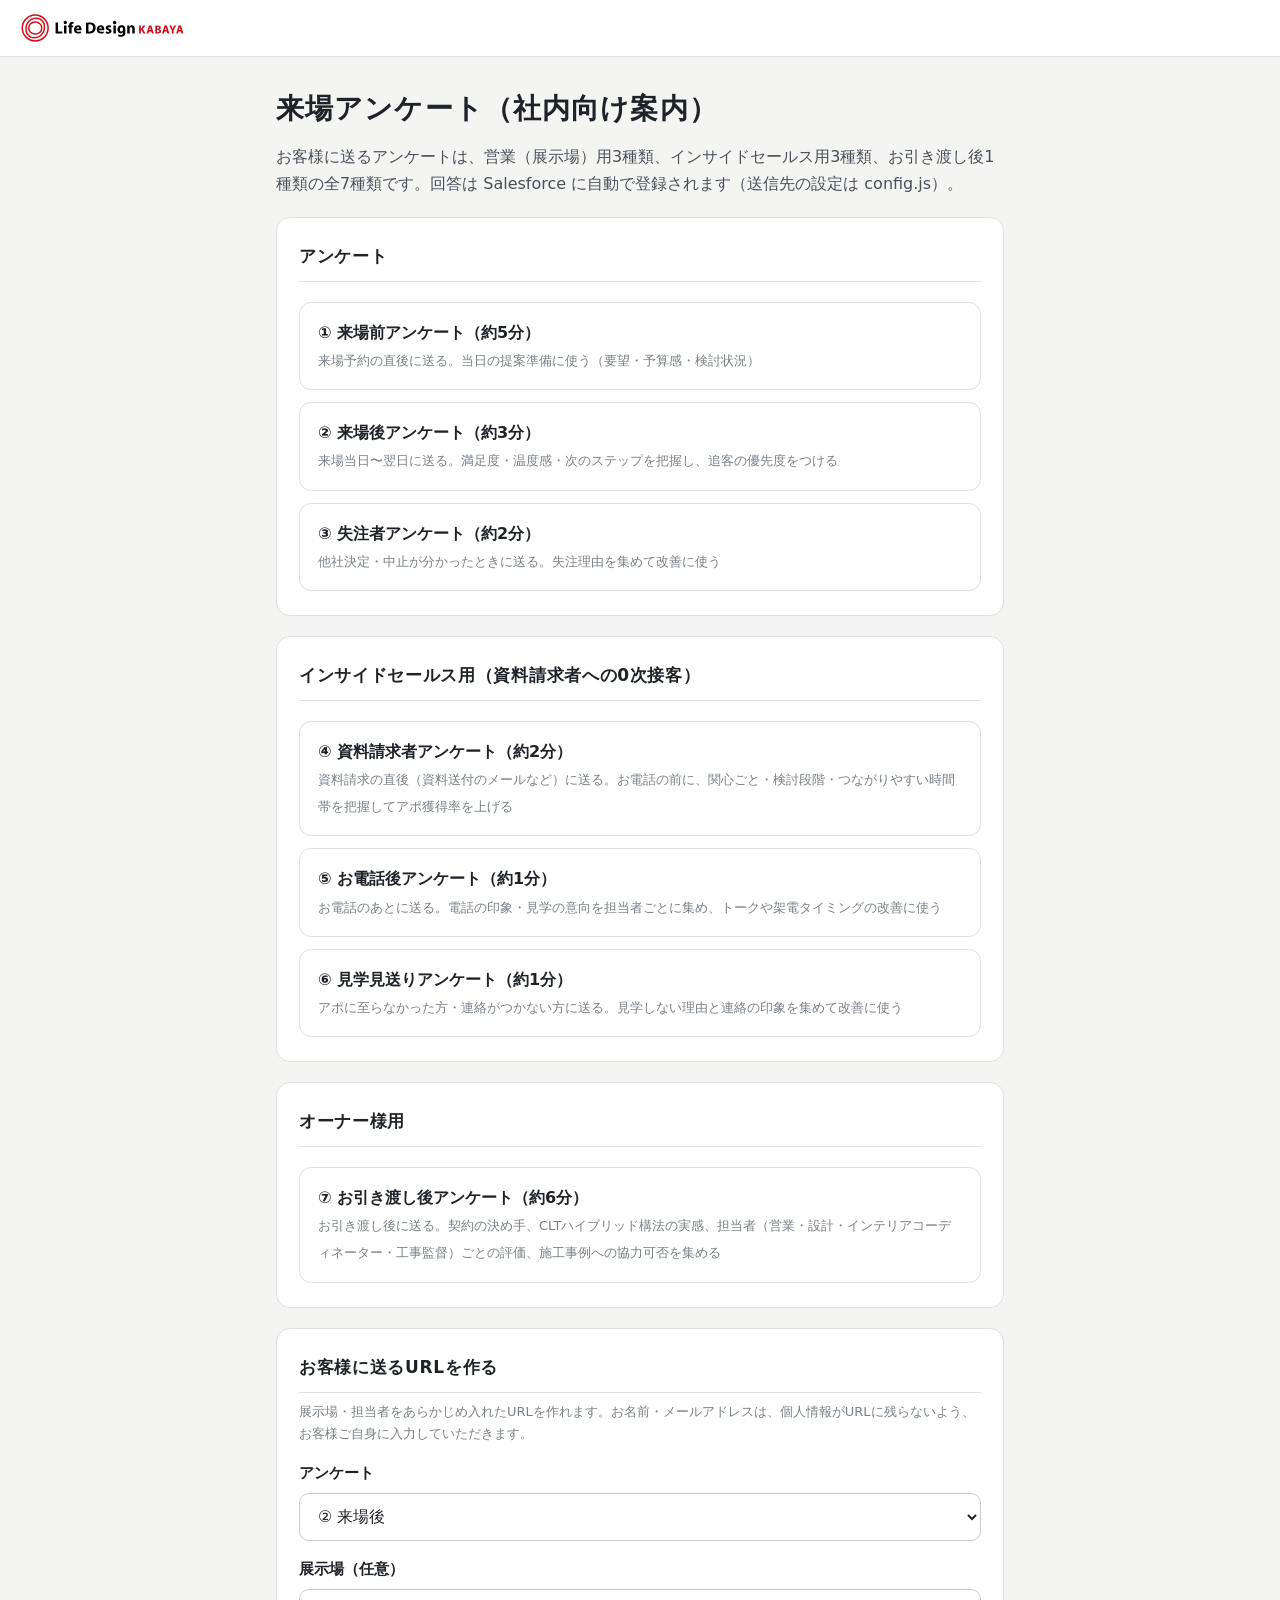
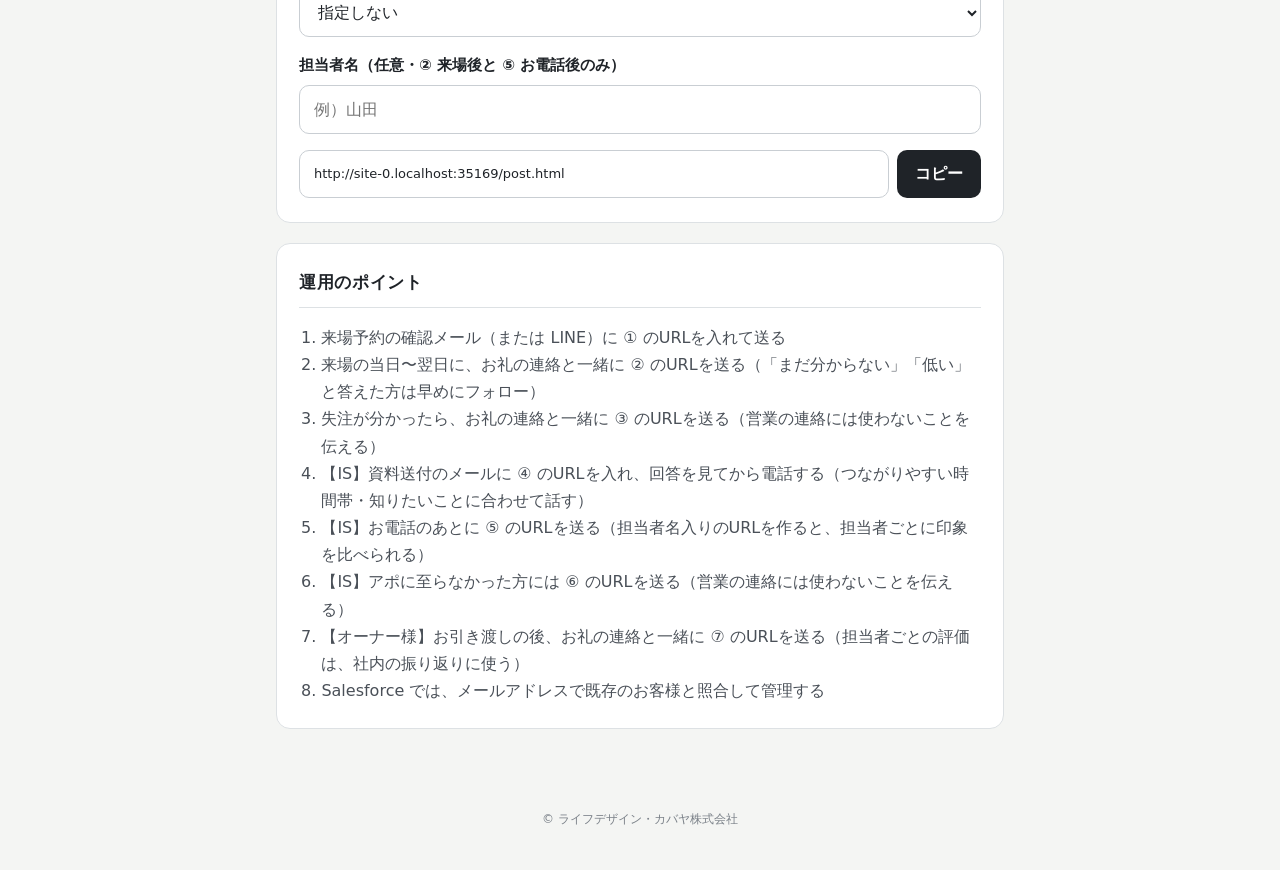
<file: index.html>
<!doctype html>
<html lang="ja">
<head>
  <meta charset="utf-8">
  <meta name="viewport" content="width=device-width, initial-scale=1">
  <meta name="robots" content="noindex, nofollow">
  <title>来場アンケート（社内向け案内）｜ライフデザイン・カバヤ</title>
  <link rel="stylesheet" href="assets/style.css?v=202610191517">
  <style>
    .links { display: grid; gap: 12px; flex-basis: 100%; margin-top: 12px; }
    .link-card { display: block; padding: 16px 18px; border: 1px solid var(--line); border-radius: 12px; color: inherit; text-decoration: none; }
    .link-card:hover { border-color: var(--accent); background: var(--accent-soft); }
    .link-card strong { display: block; font-size: 16px; }
    .link-card span { font-size: 13px; color: var(--muted); }
    .builder { flex-basis: 100%; }
    .url-out { display: flex; gap: 8px; margin-top: 16px; }
    .url-out input { flex: 1; font-size: 13px; }
    .btn { min-height: 48px; padding: 0 18px; border: 0; border-radius: 10px; background: var(--ink); color: #fff; font: inherit; font-weight: 700; cursor: pointer; white-space: nowrap; }
    ol { margin: 8px 0 0; padding-left: 1.4em; color: var(--ink-2); }
  </style>
  <script src="assets/surveys.js?v=202610191517" defer></script>
</head>
<body>
  <header class="site-header"><img class="logo" src="assets/logo.svg" alt="ライフデザイン・カバヤ" width="265" height="45"></header>
  <main class="container">
    <section class="intro">
      <h1>来場アンケート（社内向け案内）</h1>
      <p>お客様に送るアンケートは、営業（展示場）用3種類、インサイドセールス用3種類、お引き渡し後1種類の全7種類です。回答は Salesforce に自動で登録されます（送信先の設定は config.js）。</p>
    </section>

    <section class="card">
      <h2>アンケート</h2>
      <div class="links">
        <a class="link-card" href="pre.html" target="_blank"><strong>① 来場前アンケート（約5分）</strong><span>来場予約の直後に送る。当日の提案準備に使う（要望・予算感・検討状況）</span></a>
        <a class="link-card" href="post.html" target="_blank"><strong>② 来場後アンケート（約3分）</strong><span>来場当日〜翌日に送る。満足度・温度感・次のステップを把握し、追客の優先度をつける</span></a>
        <a class="link-card" href="lost.html" target="_blank"><strong>③ 失注者アンケート（約2分）</strong><span>他社決定・中止が分かったときに送る。失注理由を集めて改善に使う</span></a>
      </div>
    </section>

    <section class="card">
      <h2>インサイドセールス用（資料請求者への0次接客）</h2>
      <div class="links">
        <a class="link-card" href="is-pre.html" target="_blank"><strong>④ 資料請求者アンケート（約2分）</strong><span>資料請求の直後（資料送付のメールなど）に送る。お電話の前に、関心ごと・検討段階・つながりやすい時間帯を把握してアポ獲得率を上げる</span></a>
        <a class="link-card" href="is-post.html" target="_blank"><strong>⑤ お電話後アンケート（約1分）</strong><span>お電話のあとに送る。電話の印象・見学の意向を担当者ごとに集め、トークや架電タイミングの改善に使う</span></a>
        <a class="link-card" href="is-lost.html" target="_blank"><strong>⑥ 見学見送りアンケート（約1分）</strong><span>アポに至らなかった方・連絡がつかない方に送る。見学しない理由と連絡の印象を集めて改善に使う</span></a>
      </div>
    </section>

    <section class="card">
      <h2>オーナー様用</h2>
      <div class="links">
        <a class="link-card" href="handover.html" target="_blank"><strong>⑦ お引き渡し後アンケート（約6分）</strong><span>お引き渡し後に送る。契約の決め手、CLTハイブリッド構法の実感、担当者（営業・設計・インテリアコーディネーター・工事監督）ごとの評価、施工事例への協力可否を集める</span></a>
      </div>
    </section>

    <section class="card">
      <h2>お客様に送るURLを作る</h2>
      <div class="builder">
        <p class="note" style="margin:0;color:var(--muted);font-size:13px">展示場・担当者をあらかじめ入れたURLを作れます。お名前・メールアドレスは、個人情報がURLに残らないよう、お客様ご自身に入力していただきます。</p>
        <div class="field"><label class="label" for="b-type">アンケート</label>
          <select id="b-type"><option value="pre">① 来場前</option><option value="post" selected>② 来場後</option><option value="lost">③ 失注者</option><option value="is-pre">④ IS 資料請求者</option><option value="is-post">⑤ IS お電話後</option><option value="is-lost">⑥ IS 見学見送り</option><option value="handover">⑦ お引き渡し後</option></select></div>
        <div class="field"><label class="label" for="b-place">展示場（任意）</label><select id="b-place"><option value="">指定しない</option></select></div>
        <div class="field"><label class="label" for="b-staff">担当者名（任意・② 来場後と ⑤ お電話後のみ）</label><input id="b-staff" type="text" maxlength="40" placeholder="例）山田"></div>
        <div class="url-out"><input id="b-url" type="text" readonly aria-label="作成したURL"><button class="btn" id="b-copy" type="button">コピー</button></div>
      </div>
    </section>

    <section class="card">
      <h2>運用のポイント</h2>
      <ol>
        <li>来場予約の確認メール（または LINE）に ① のURLを入れて送る</li>
        <li>来場の当日〜翌日に、お礼の連絡と一緒に ② のURLを送る（「まだ分からない」「低い」と答えた方は早めにフォロー）</li>
        <li>失注が分かったら、お礼の連絡と一緒に ③ のURLを送る（営業の連絡には使わないことを伝える）</li>
        <li>【IS】資料送付のメールに ④ のURLを入れ、回答を見てから電話する（つながりやすい時間帯・知りたいことに合わせて話す）</li>
        <li>【IS】お電話のあとに ⑤ のURLを送る（担当者名入りのURLを作ると、担当者ごとに印象を比べられる）</li>
        <li>【IS】アポに至らなかった方には ⑥ のURLを送る（営業の連絡には使わないことを伝える）</li>
        <li>【オーナー様】お引き渡しの後、お礼の連絡と一緒に ⑦ のURLを送る（担当者ごとの評価は、社内の振り返りに使う）</li>
        <li>Salesforce では、メールアドレスで既存のお客様と照合して管理する</li>
      </ol>
    </section>
  </main>
  <footer class="site-footer">© ライフデザイン・カバヤ株式会社</footer>
  <script>
    document.addEventListener("DOMContentLoaded", function () {
      var type = document.getElementById("b-type"), place = document.getElementById("b-place"), staff = document.getElementById("b-staff"), out = document.getElementById("b-url");
      window.SURVEYS.post.questions.find(function (q) { return q.id === "visit_place"; }).options.forEach(function (o) {
        var opt = document.createElement("option"); opt.value = o; opt.textContent = o; place.appendChild(opt);
      });
      function build() {
        var base = new URL(type.value + ".html", location.href);
        if (place.value && !/lost$|handover/.test(type.value)) base.searchParams.set("visit_place", place.value);
        if (staff.value.trim() && /post$/.test(type.value)) base.searchParams.set("staff", staff.value.trim());
        out.value = base.href;
      }
      [type, place, staff].forEach(function (e) { e.addEventListener("input", build); e.addEventListener("change", build); });
      document.getElementById("b-copy").addEventListener("click", function () {
        navigator.clipboard.writeText(out.value).then(function () { var b = document.getElementById("b-copy"); b.textContent = "コピーしました"; setTimeout(function () { b.textContent = "コピー"; }, 1500); });
      });
      build();
    });
  </script>
</body>
</html>
</file>
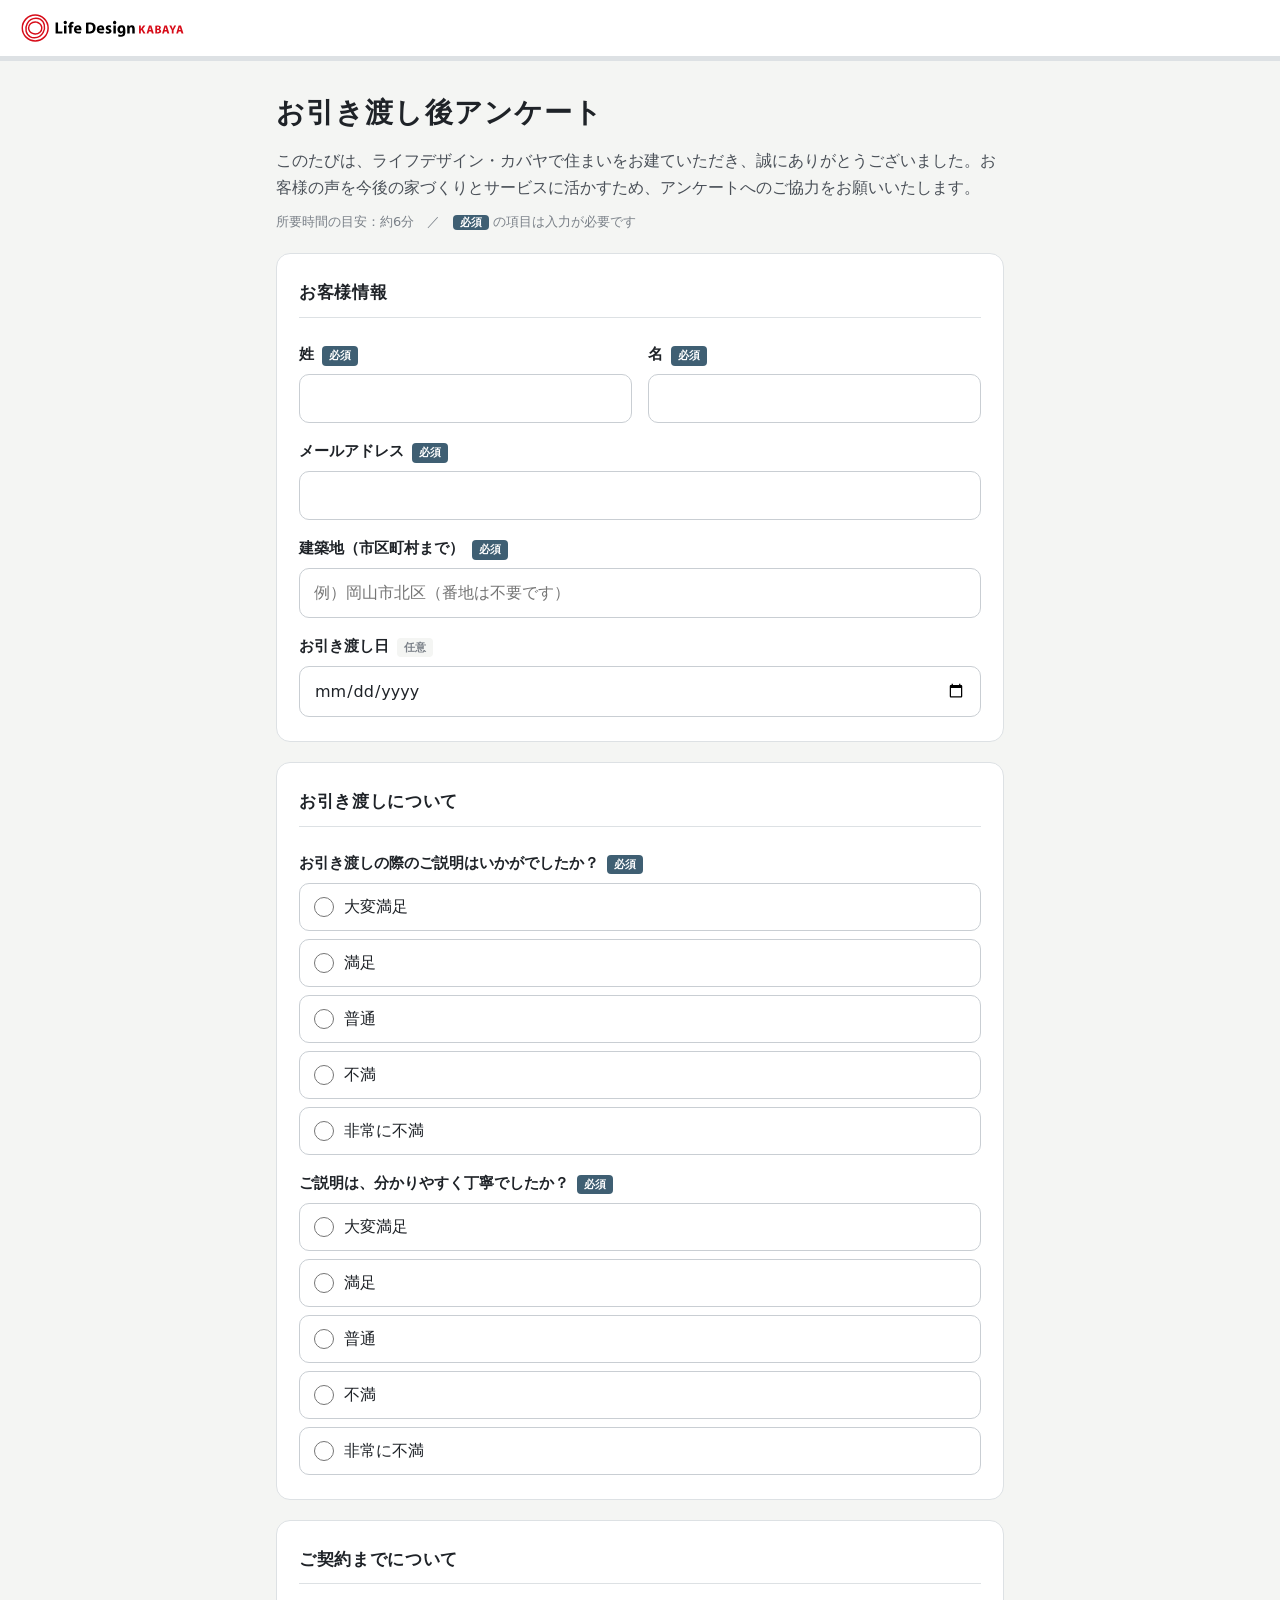
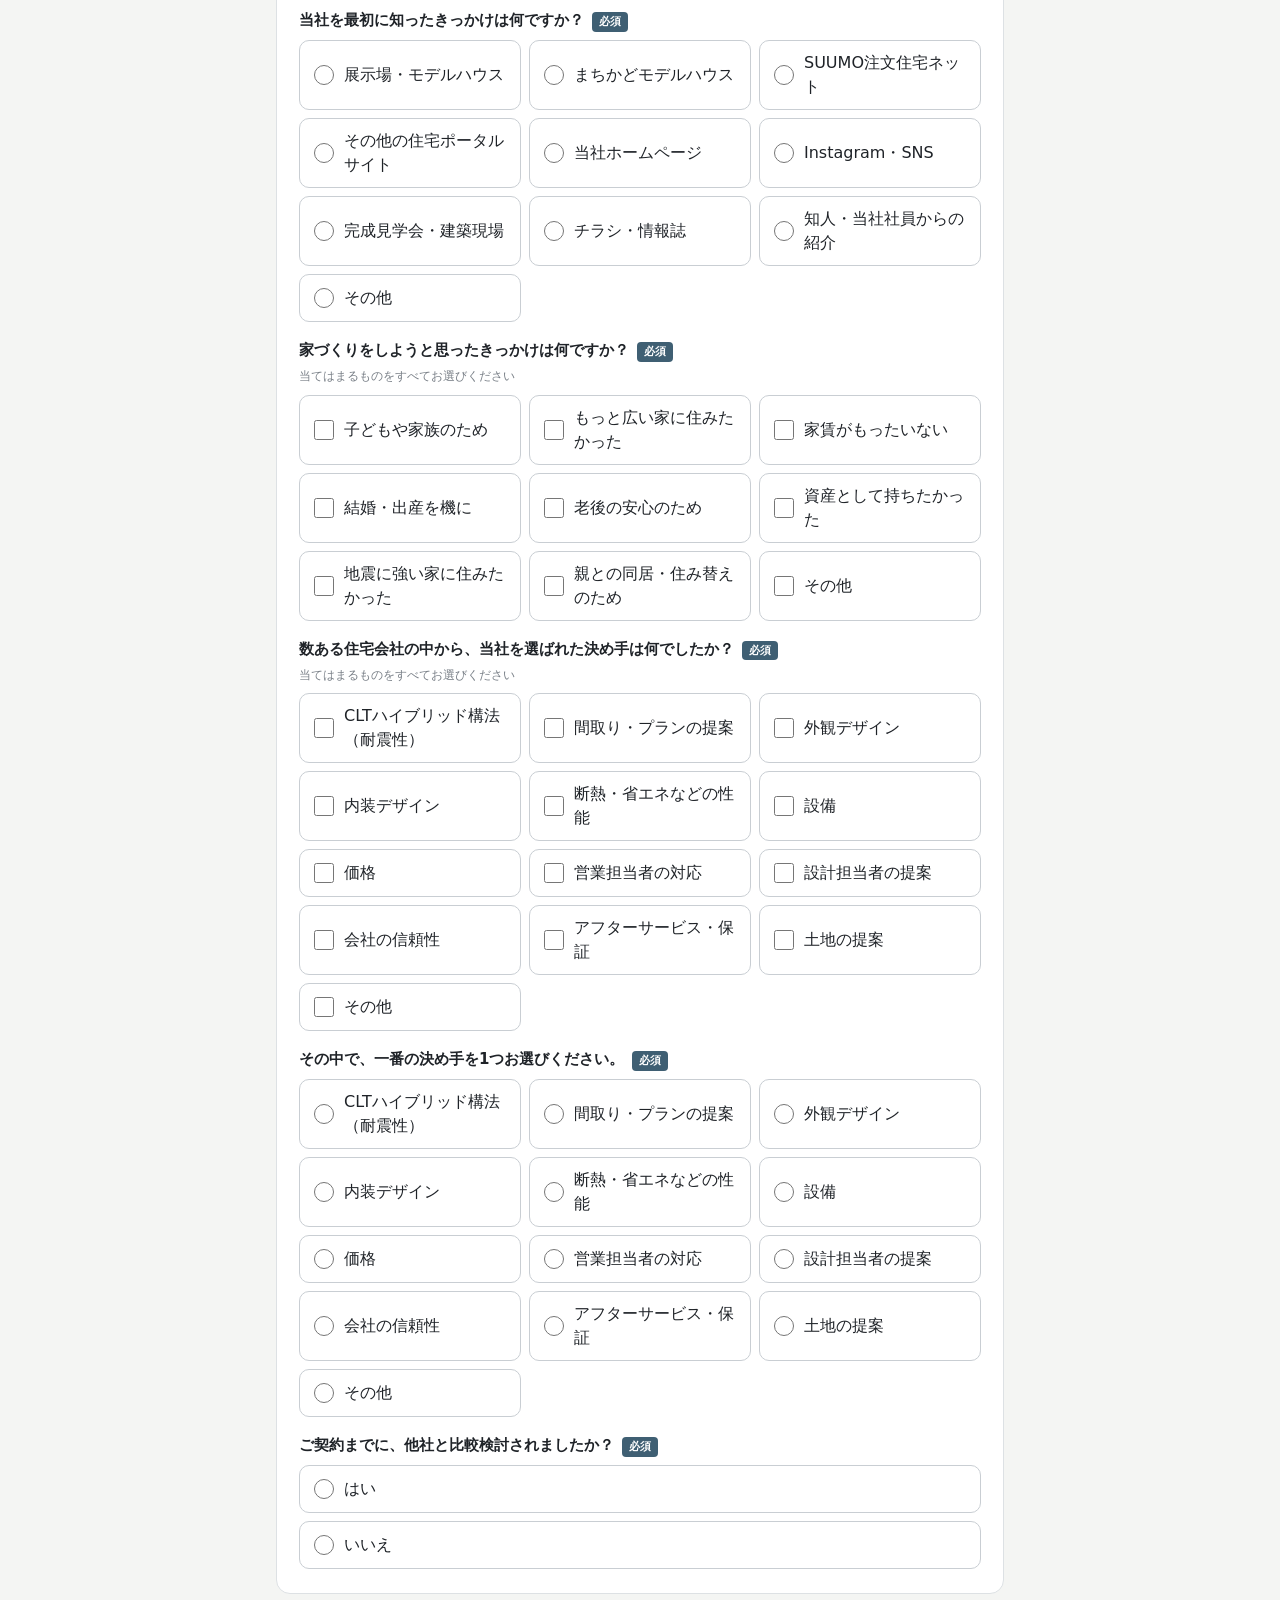
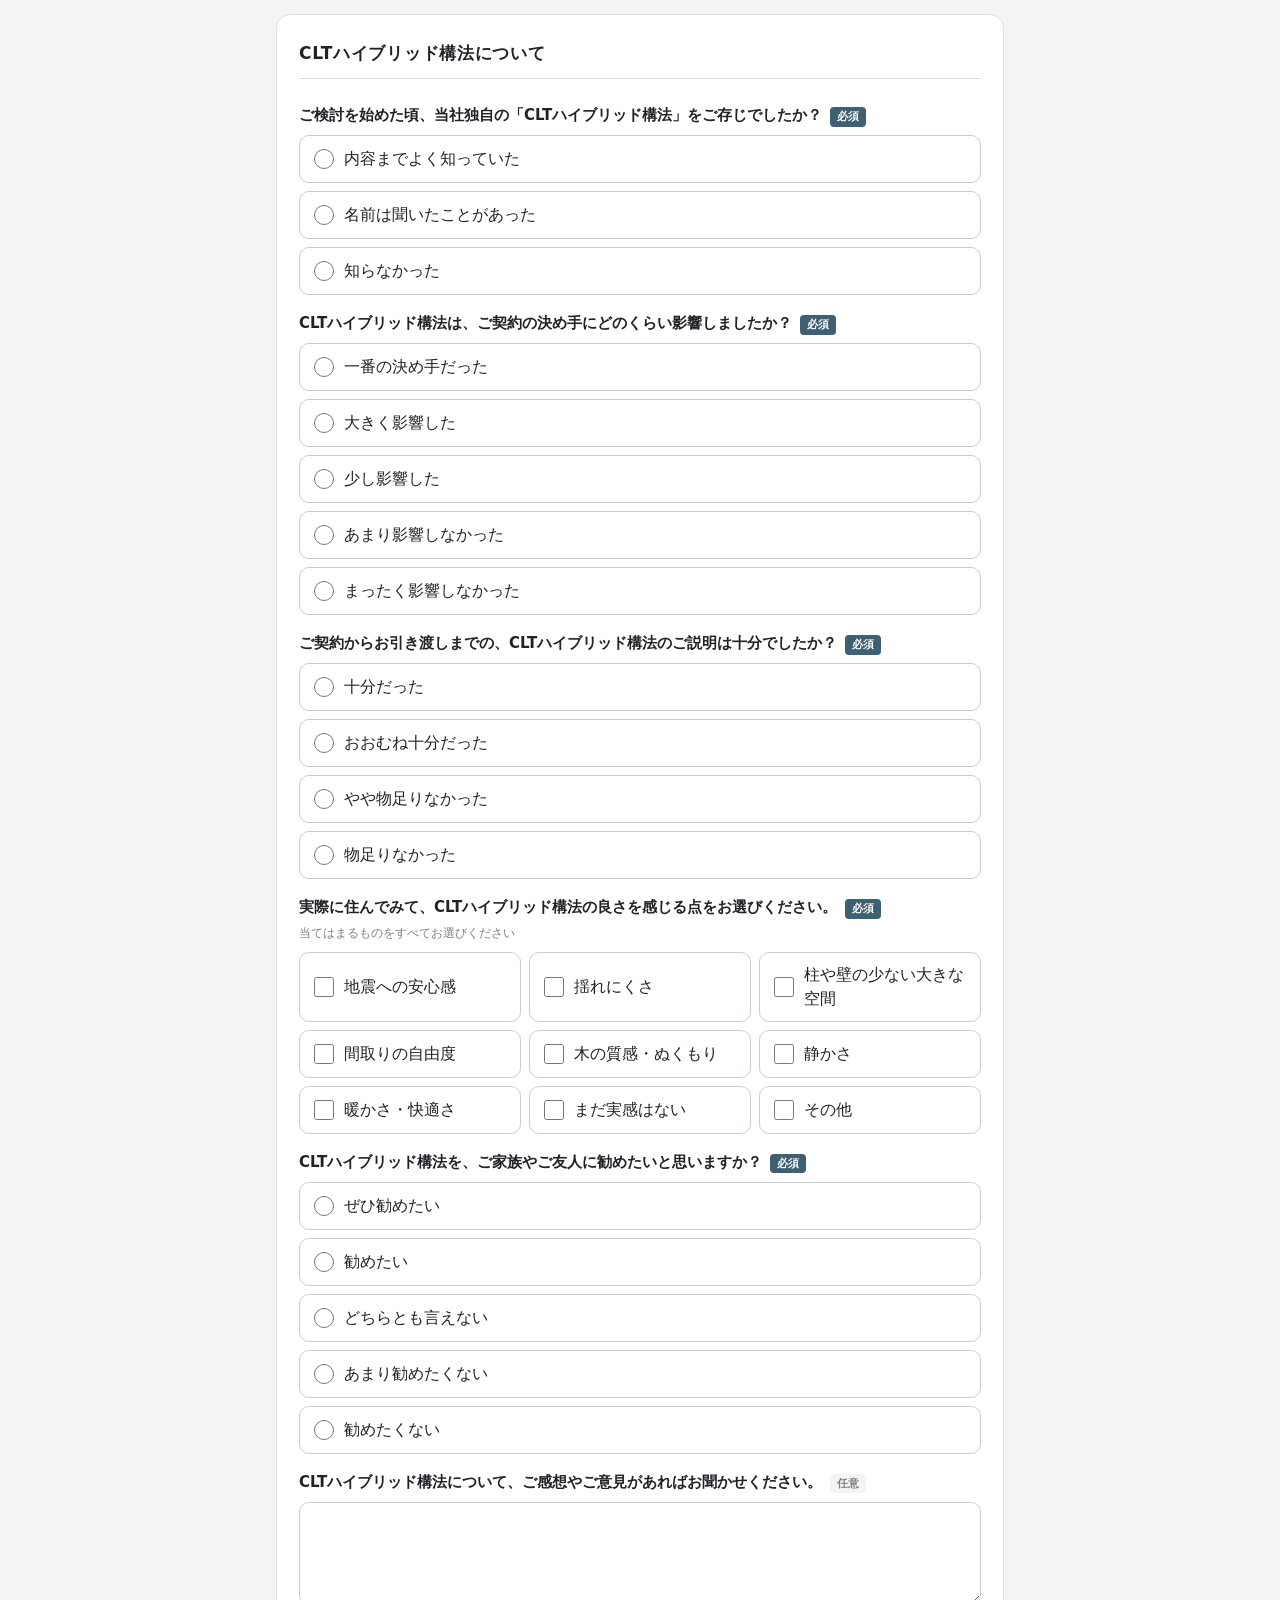
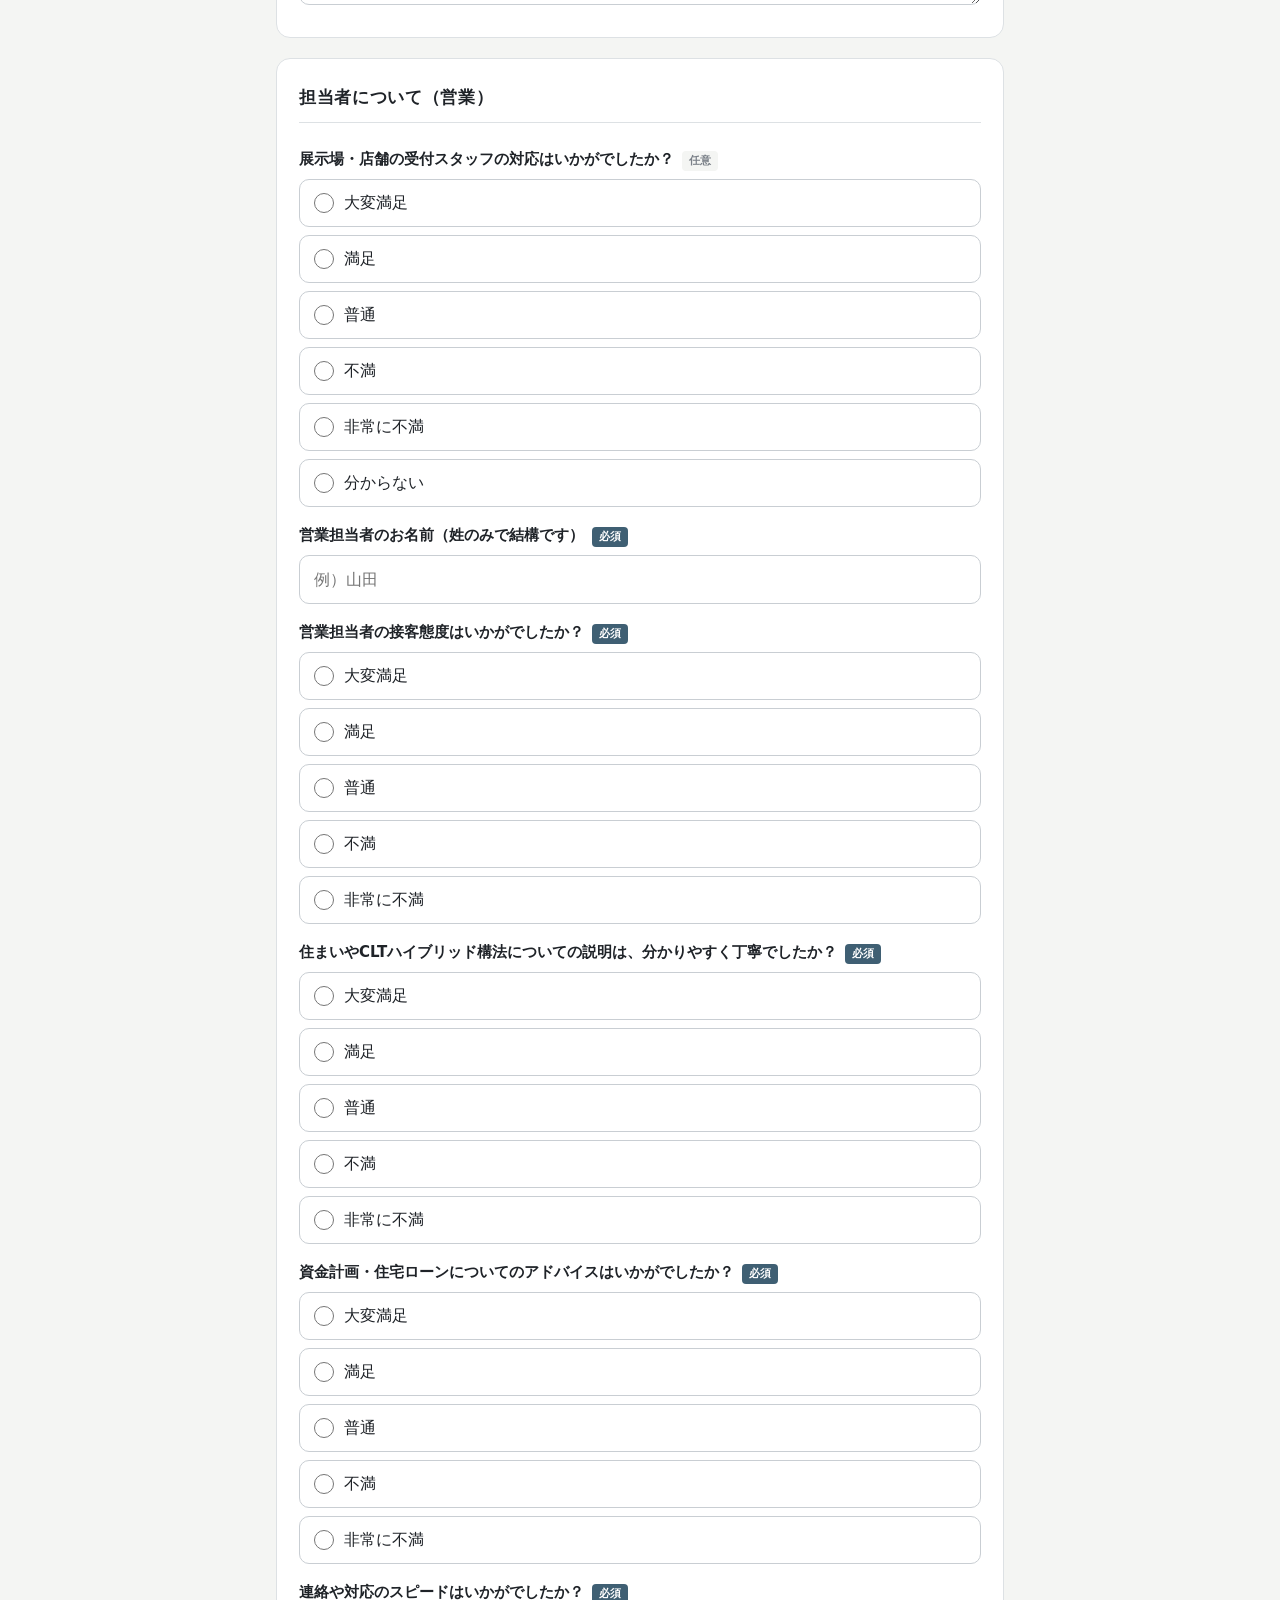
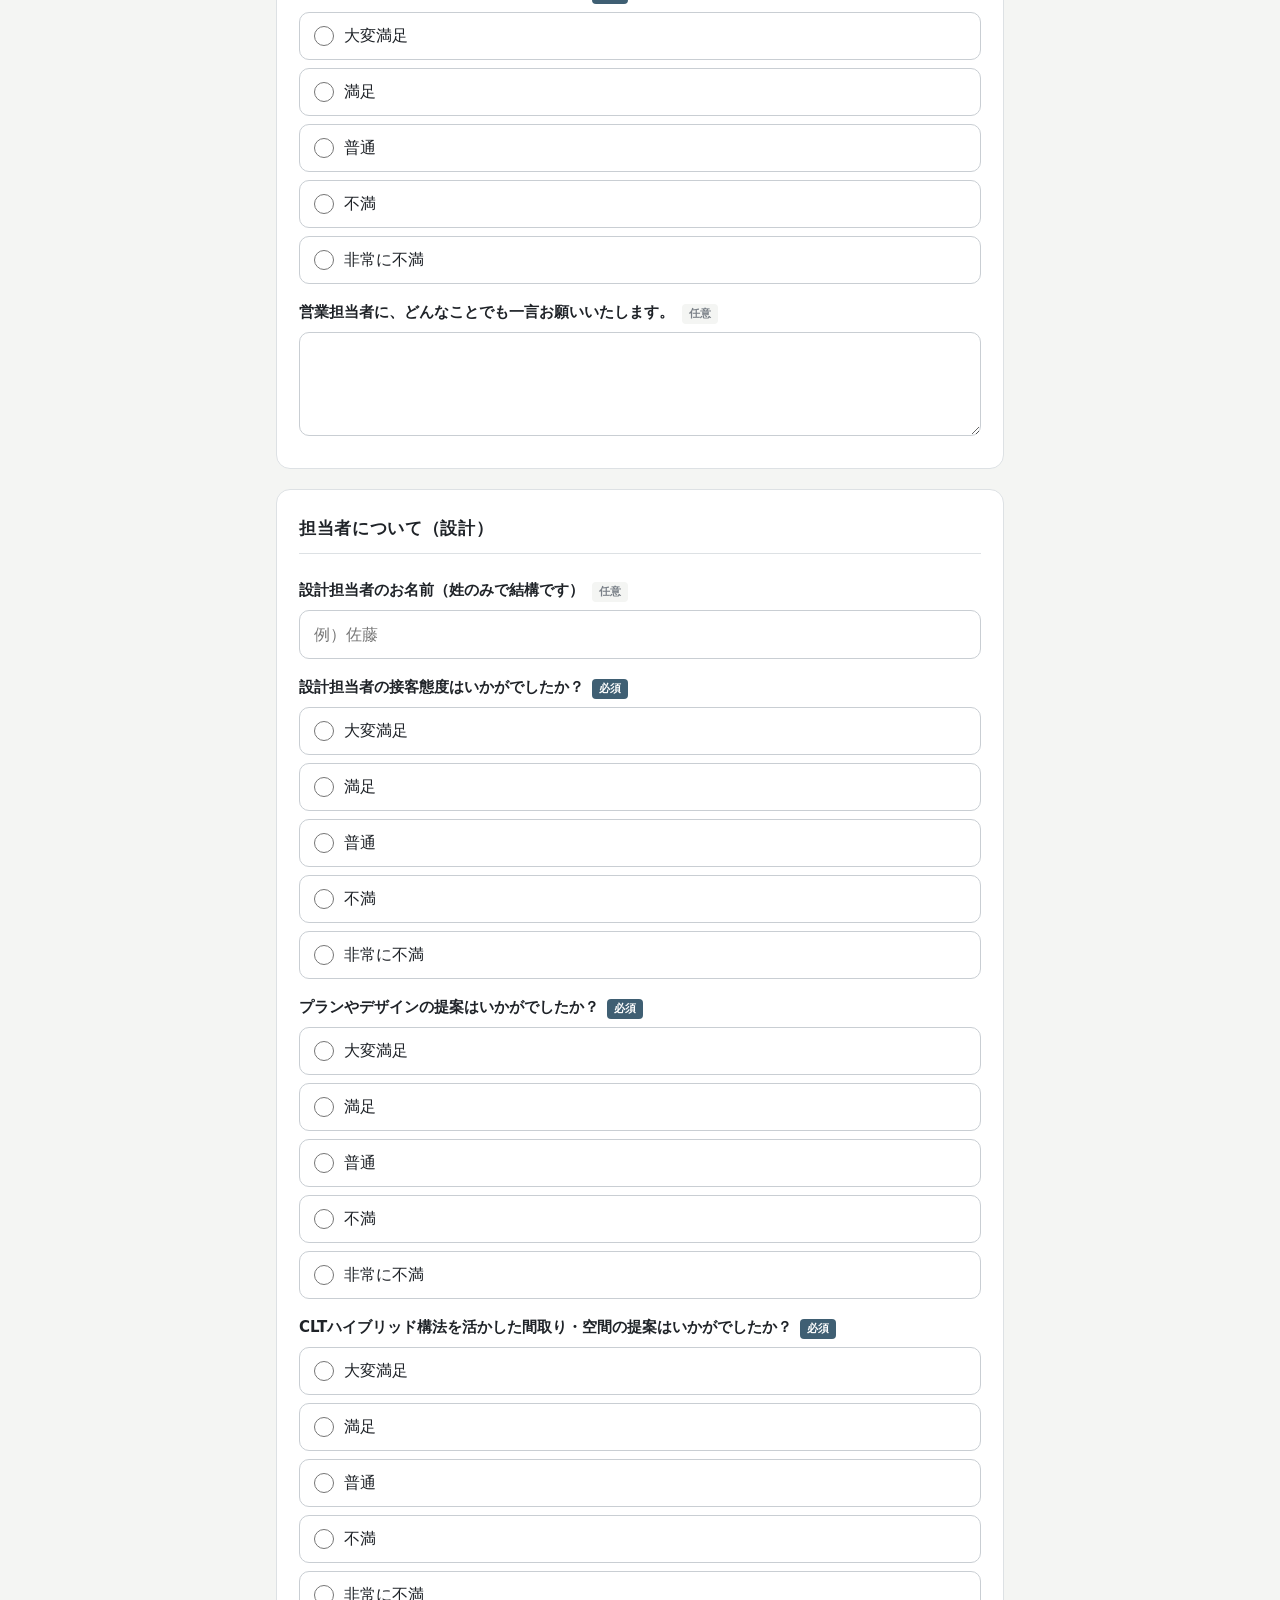
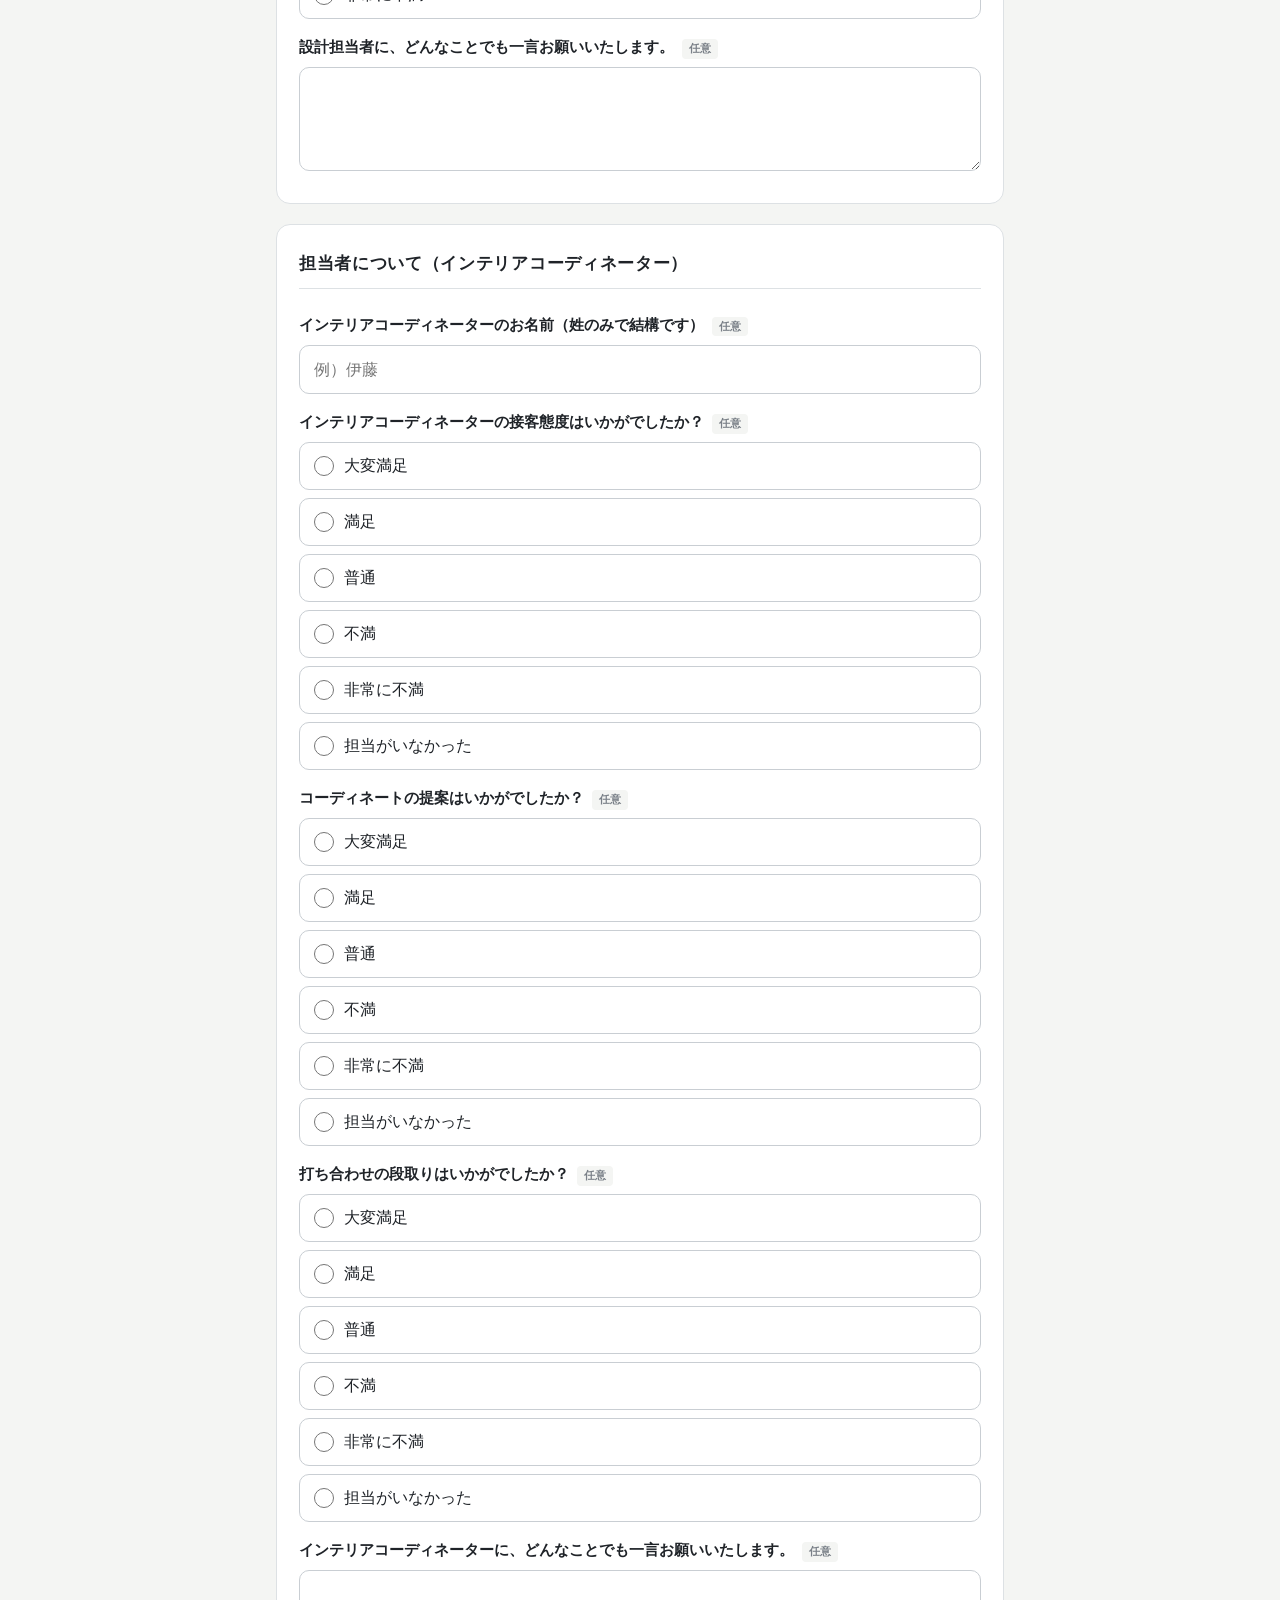
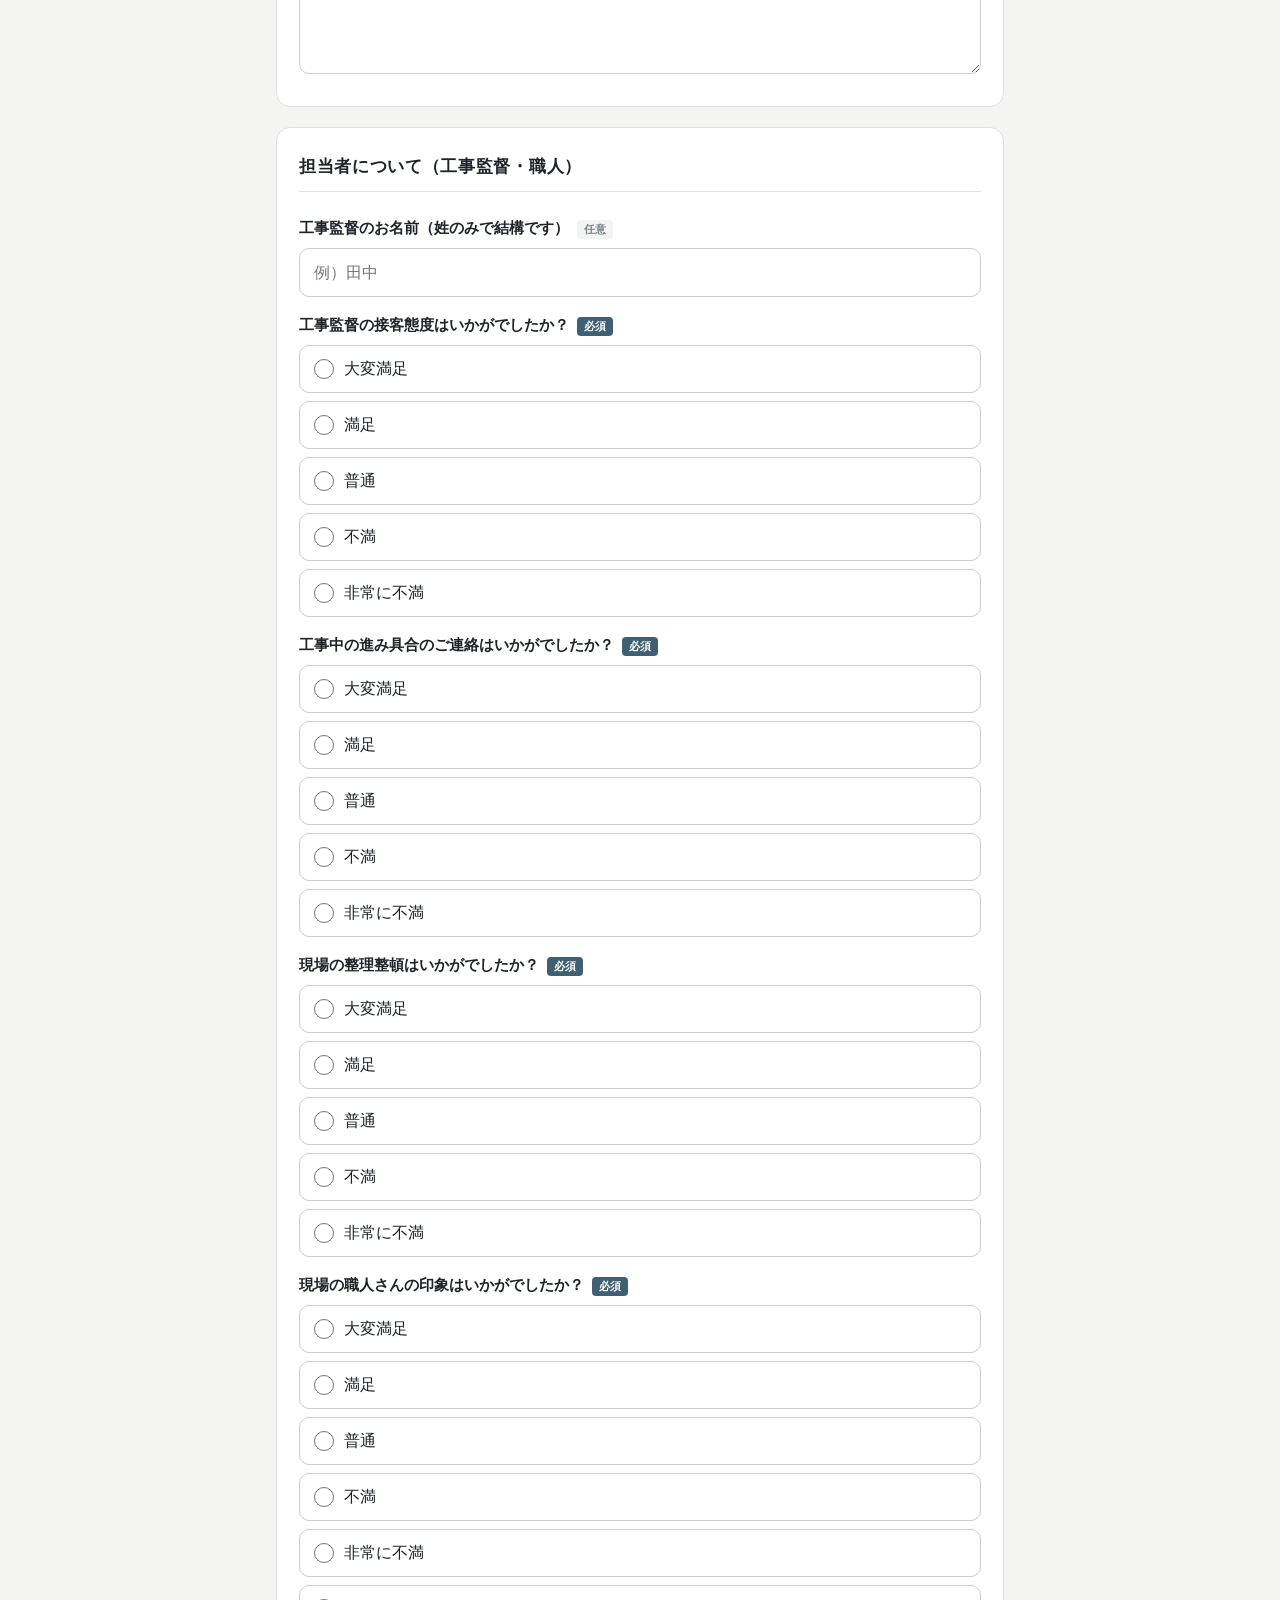
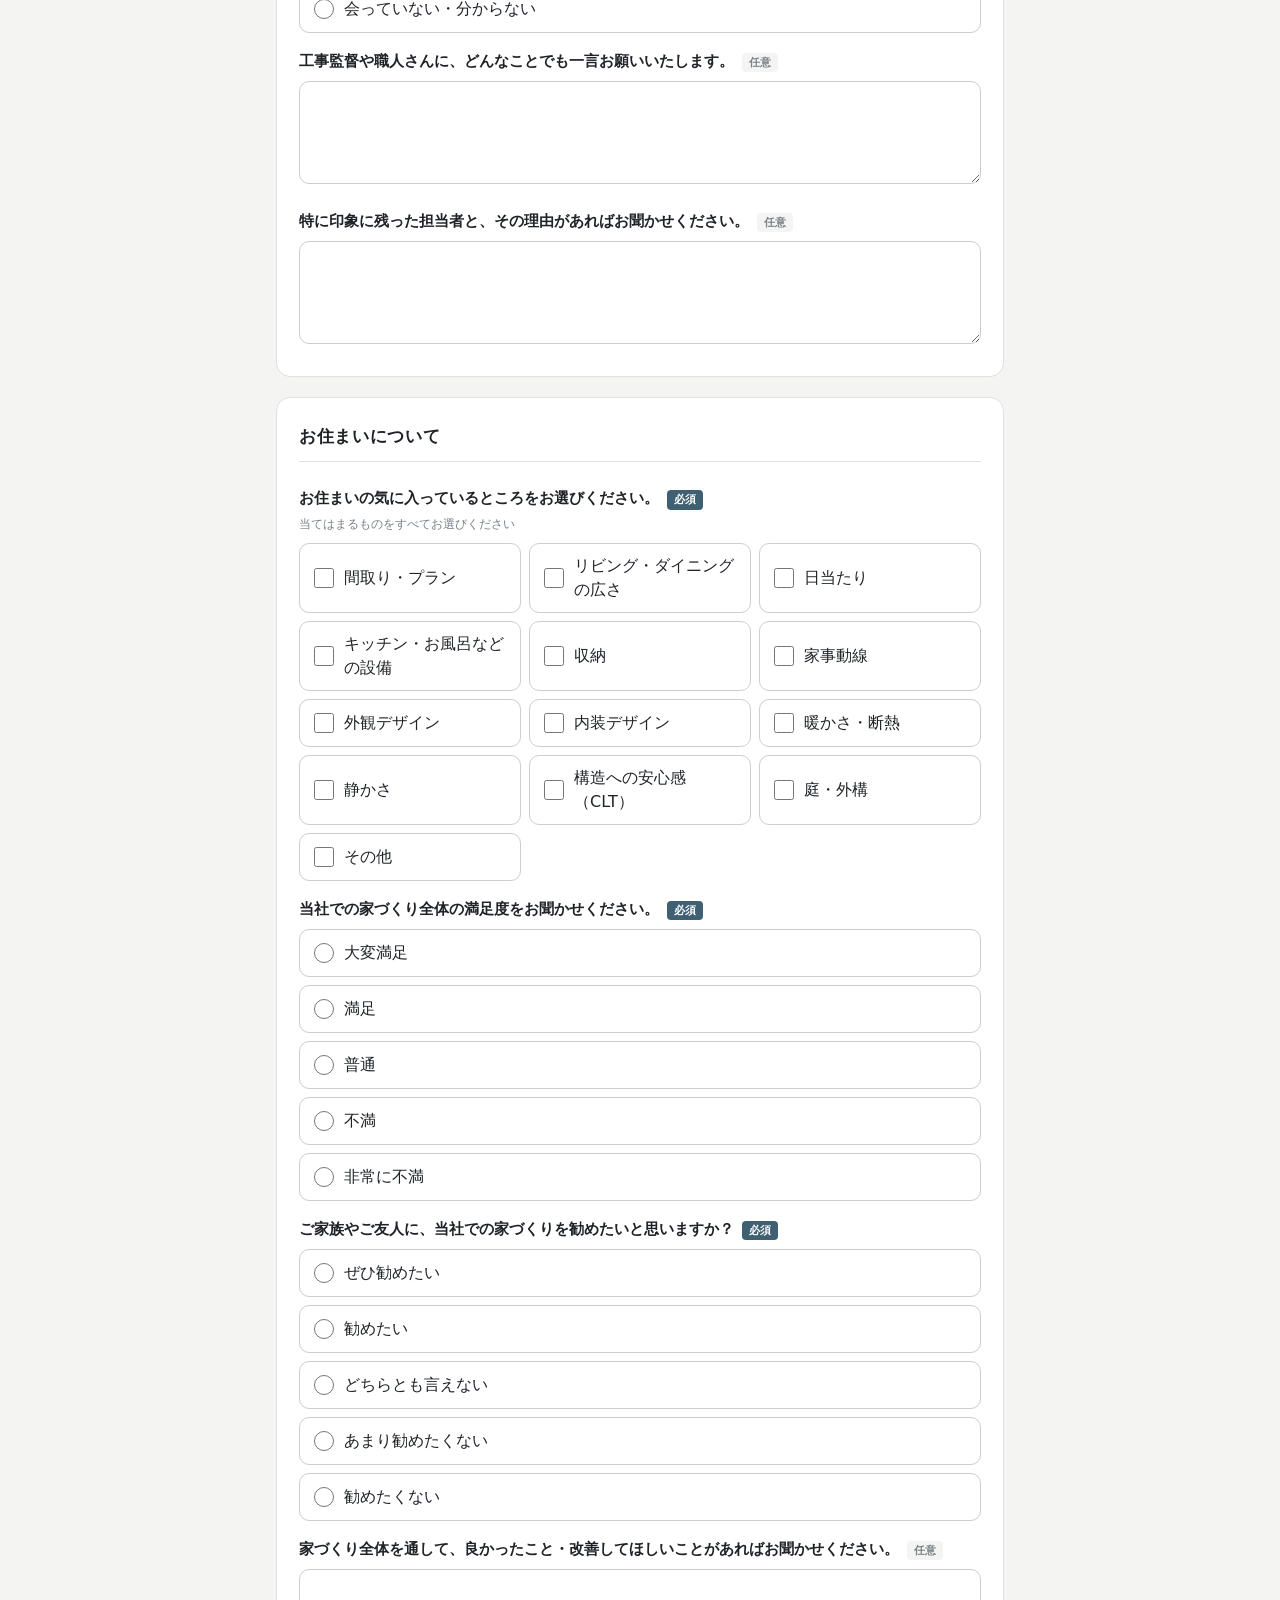
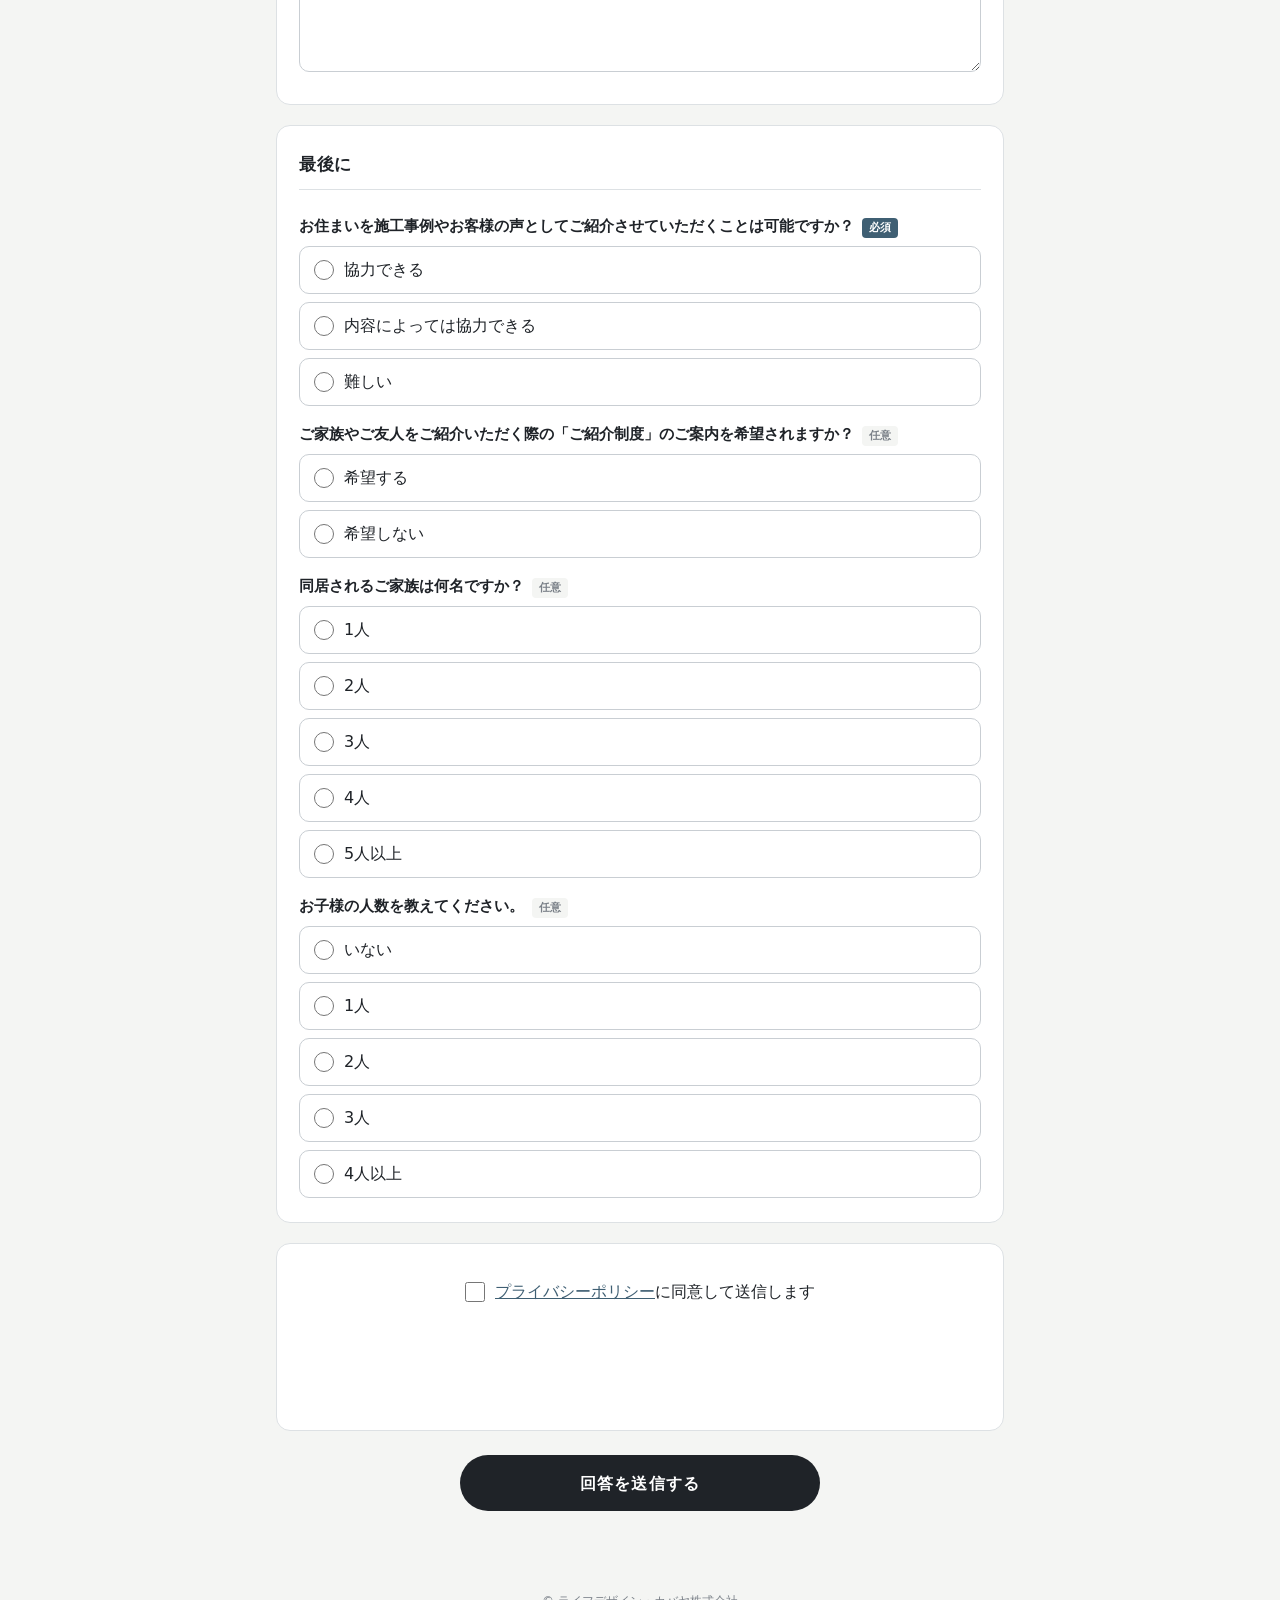
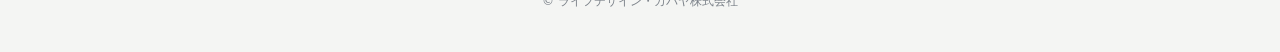
<file: handover.html>
<!doctype html>
<html lang="ja">
<head>
  <meta charset="utf-8">
  <meta name="viewport" content="width=device-width, initial-scale=1">
  <meta name="robots" content="noindex, nofollow">
  <meta name="referrer" content="strict-origin-when-cross-origin">
  <title>お引き渡し後アンケート｜ライフデザイン・カバヤ</title>
  <link rel="stylesheet" href="assets/style.css?v=202610191517">
  <script src="config.js?v=202610191517" defer></script>
  <script src="assets/surveys.js?v=202610191517" defer></script>
  <script src="assets/form.js?v=202610191517" defer></script>
</head>
<body data-survey="handover">
  <div id="app"><p style="padding:40px;text-align:center">読み込み中…</p></div>
  <noscript><p style="padding:40px;text-align:center">このアンケートには JavaScript が必要です。</p></noscript>
</body>
</html>
</file>
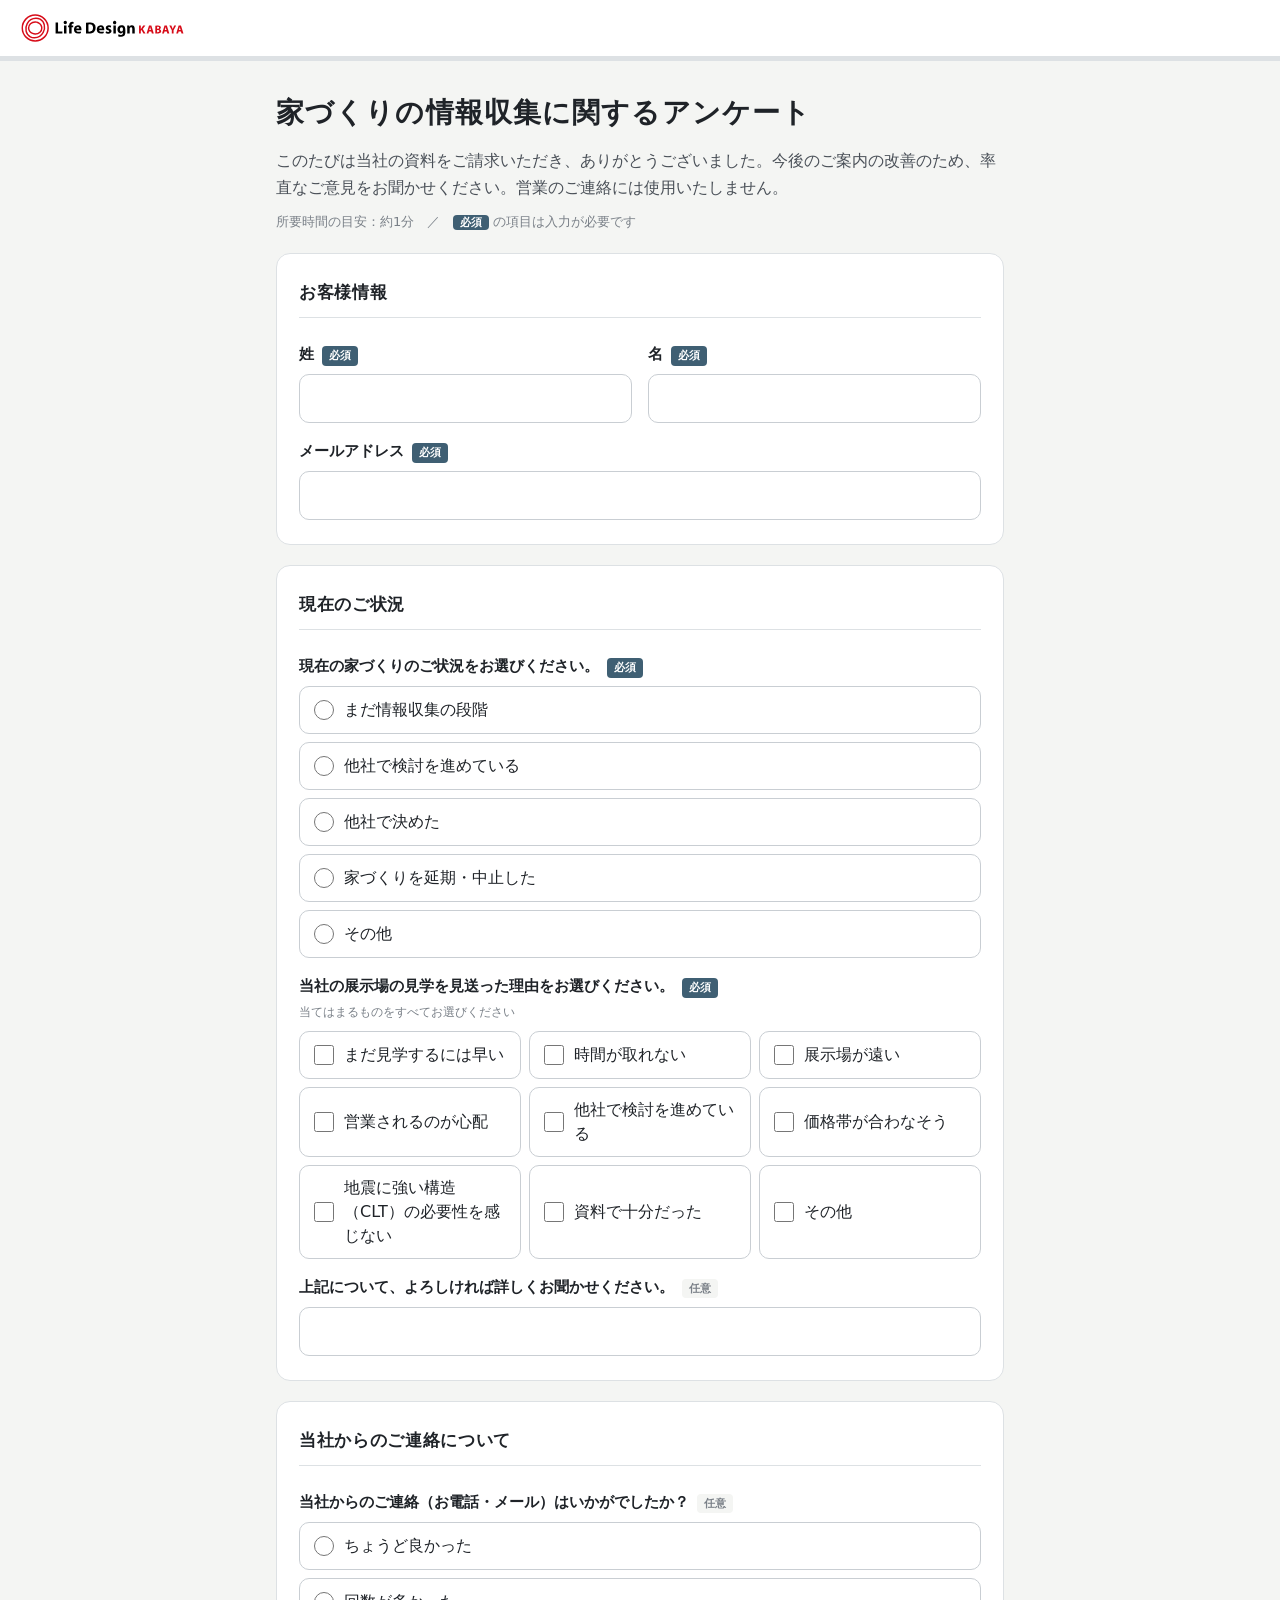
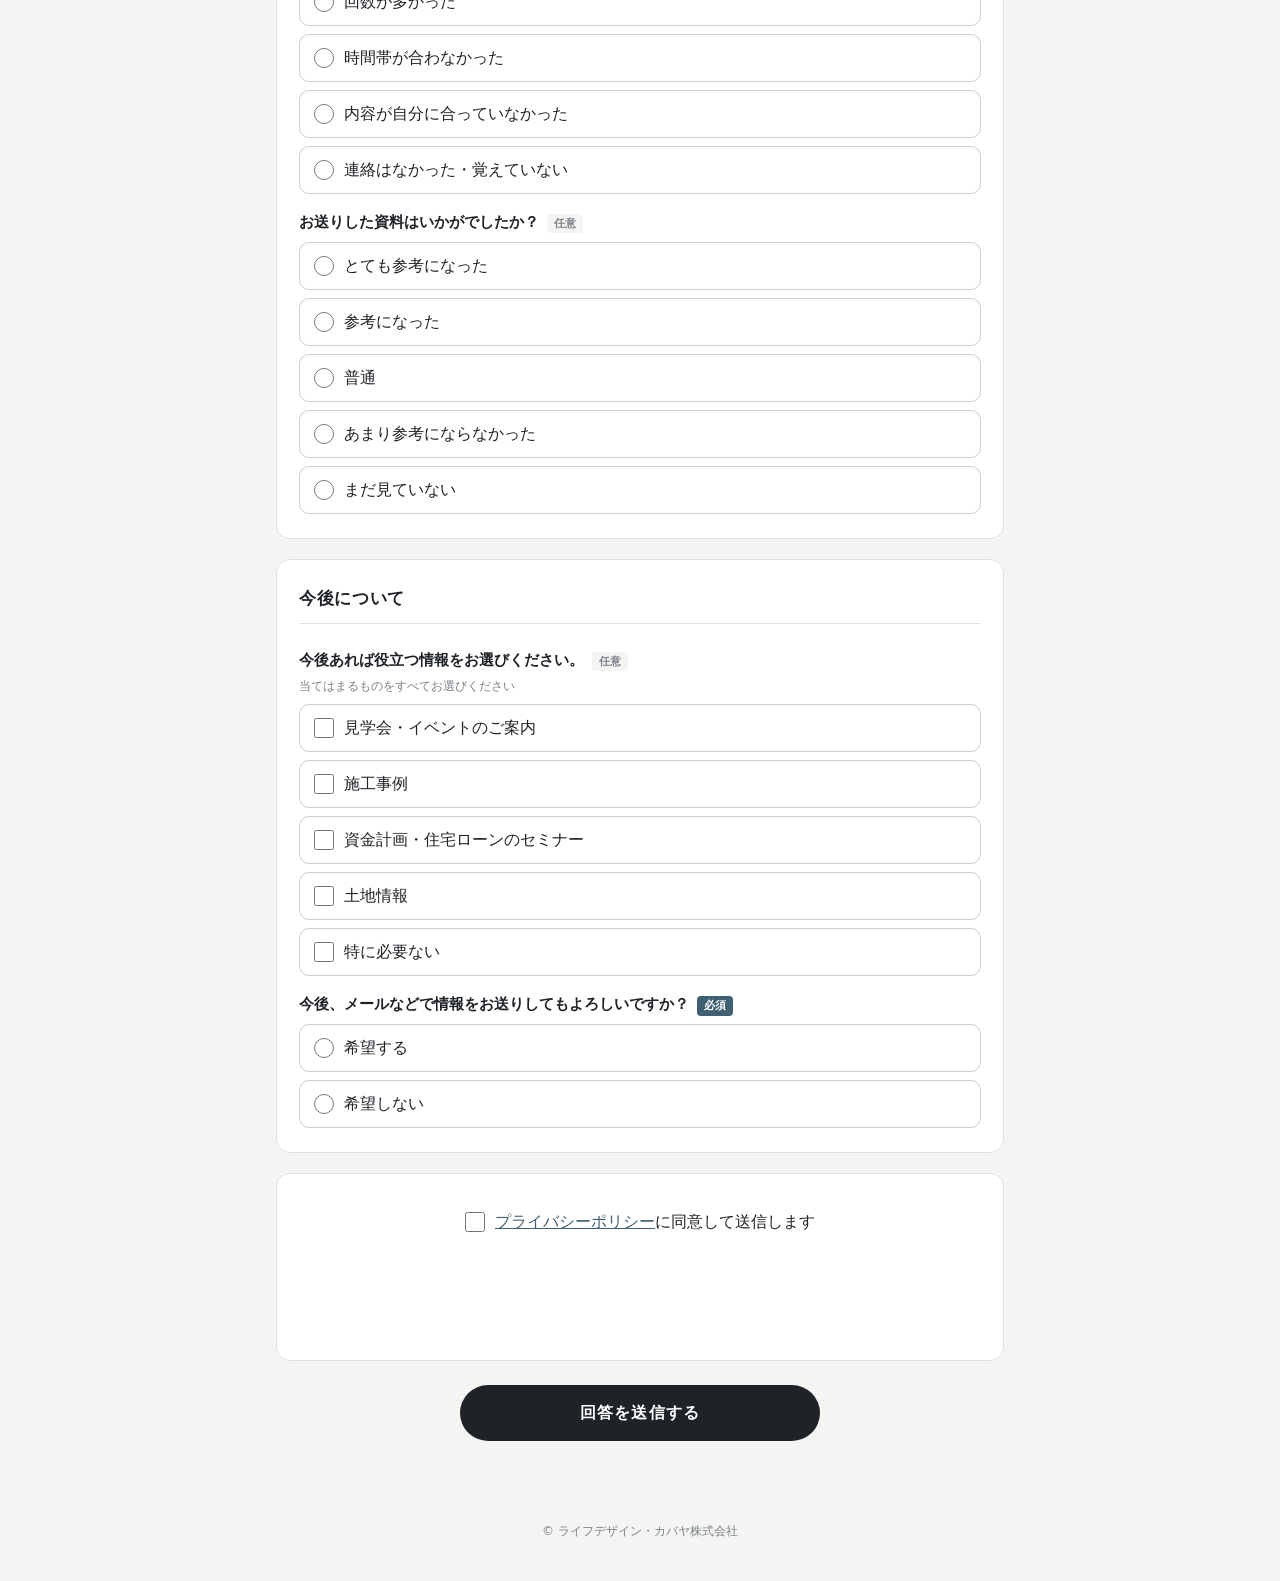
<file: is-lost.html>
<!doctype html>
<html lang="ja">
<head>
  <meta charset="utf-8">
  <meta name="viewport" content="width=device-width, initial-scale=1">
  <meta name="robots" content="noindex, nofollow">
  <meta name="referrer" content="strict-origin-when-cross-origin">
  <title>家づくりの情報収集に関するアンケート｜ライフデザイン・カバヤ</title>
  <link rel="stylesheet" href="assets/style.css?v=202610191517">
  <script src="config.js?v=202610191517" defer></script>
  <script src="assets/surveys.js?v=202610191517" defer></script>
  <script src="assets/form.js?v=202610191517" defer></script>
</head>
<body data-survey="is_lost">
  <div id="app"><p style="padding:40px;text-align:center">読み込み中…</p></div>
  <noscript><p style="padding:40px;text-align:center">このアンケートには JavaScript が必要です。</p></noscript>
</body>
</html>
</file>
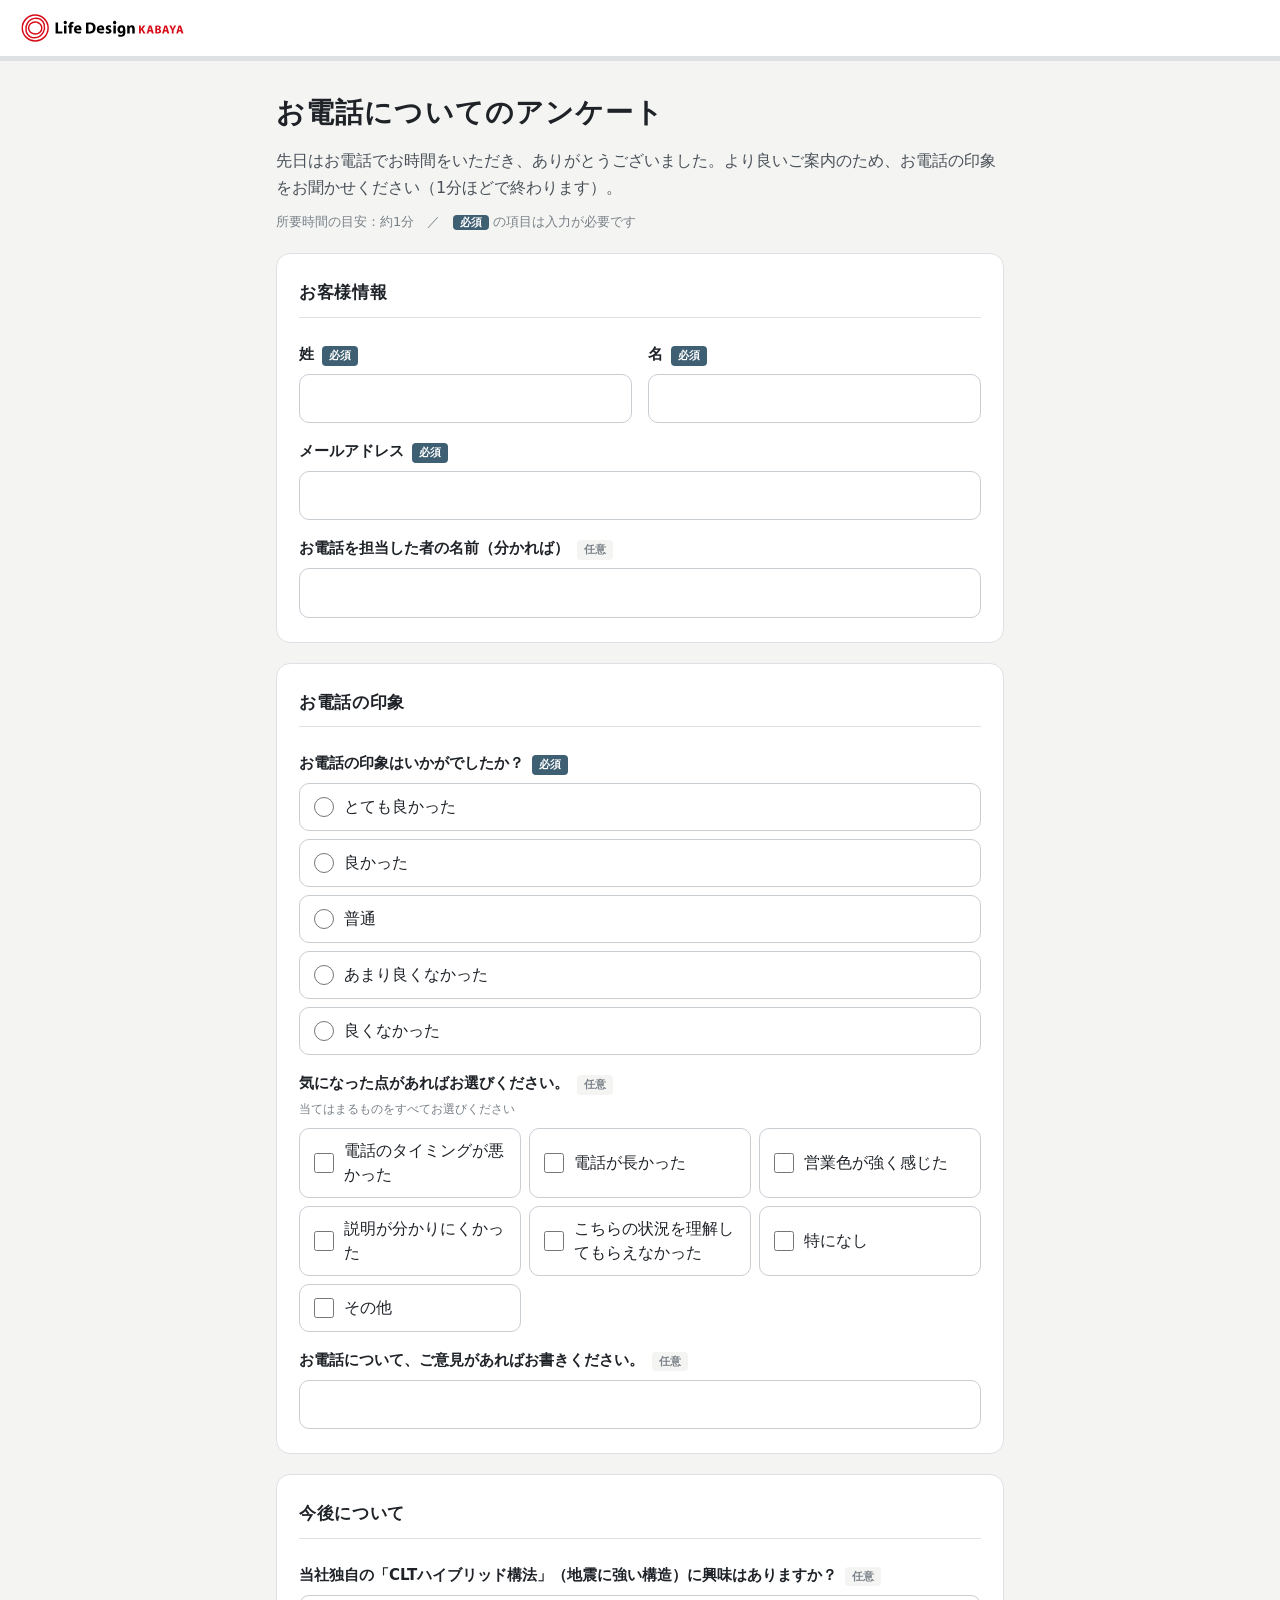
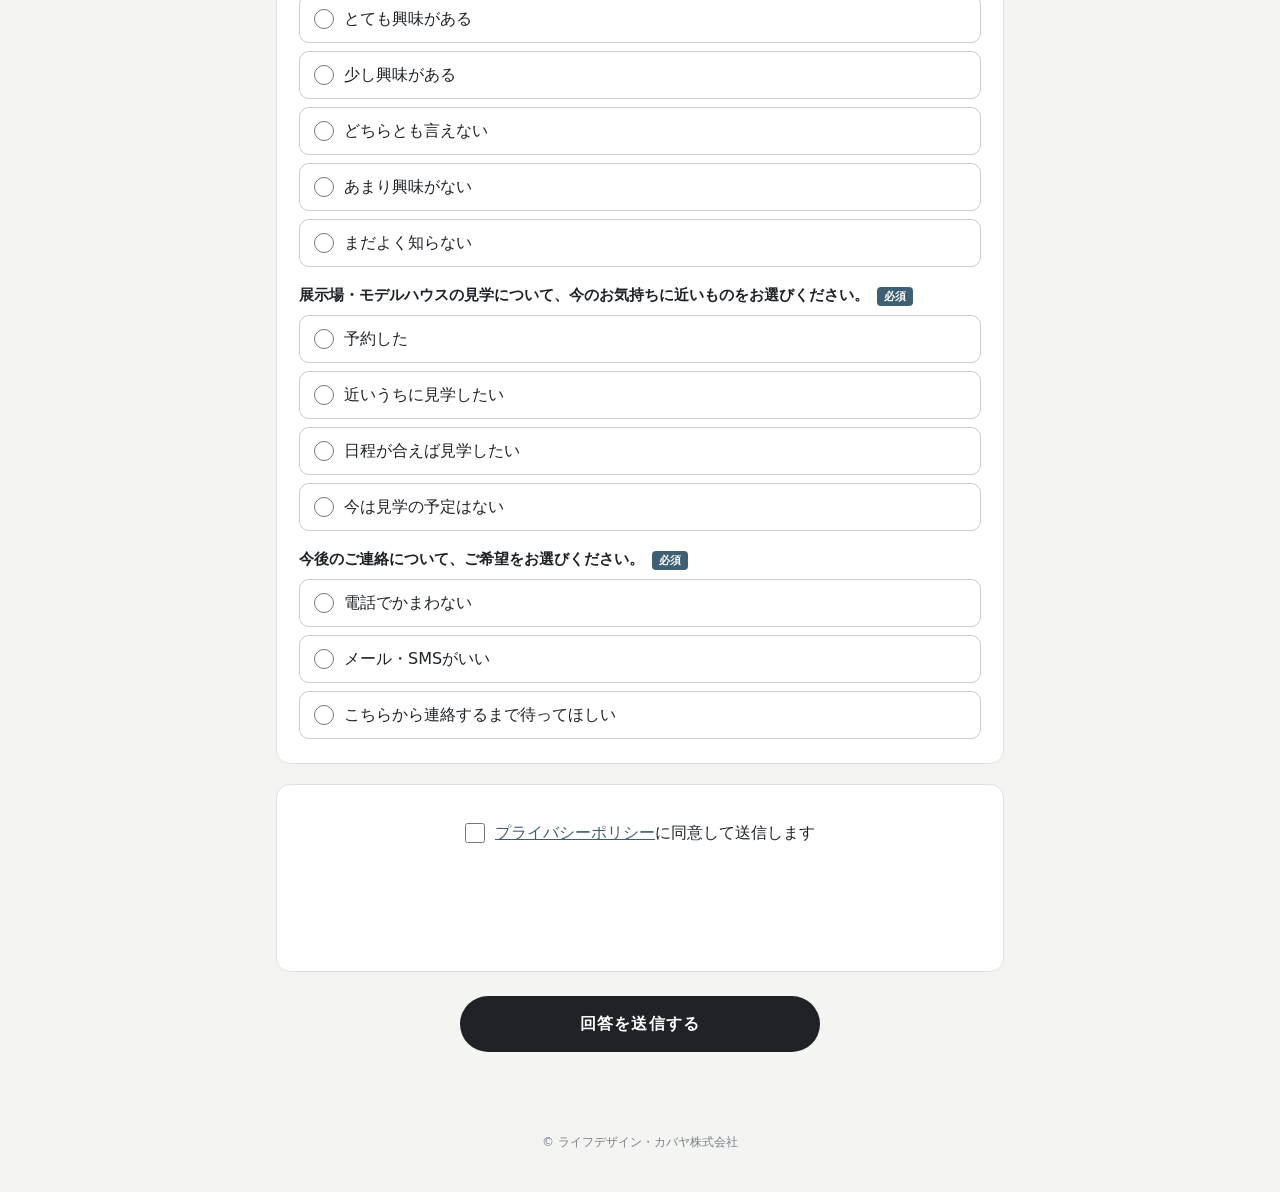
<file: is-post.html>
<!doctype html>
<html lang="ja">
<head>
  <meta charset="utf-8">
  <meta name="viewport" content="width=device-width, initial-scale=1">
  <meta name="robots" content="noindex, nofollow">
  <meta name="referrer" content="strict-origin-when-cross-origin">
  <title>お電話についてのアンケート｜ライフデザイン・カバヤ</title>
  <link rel="stylesheet" href="assets/style.css?v=202610191517">
  <script src="config.js?v=202610191517" defer></script>
  <script src="assets/surveys.js?v=202610191517" defer></script>
  <script src="assets/form.js?v=202610191517" defer></script>
</head>
<body data-survey="is_post">
  <div id="app"><p style="padding:40px;text-align:center">読み込み中…</p></div>
  <noscript><p style="padding:40px;text-align:center">このアンケートには JavaScript が必要です。</p></noscript>
</body>
</html>
</file>
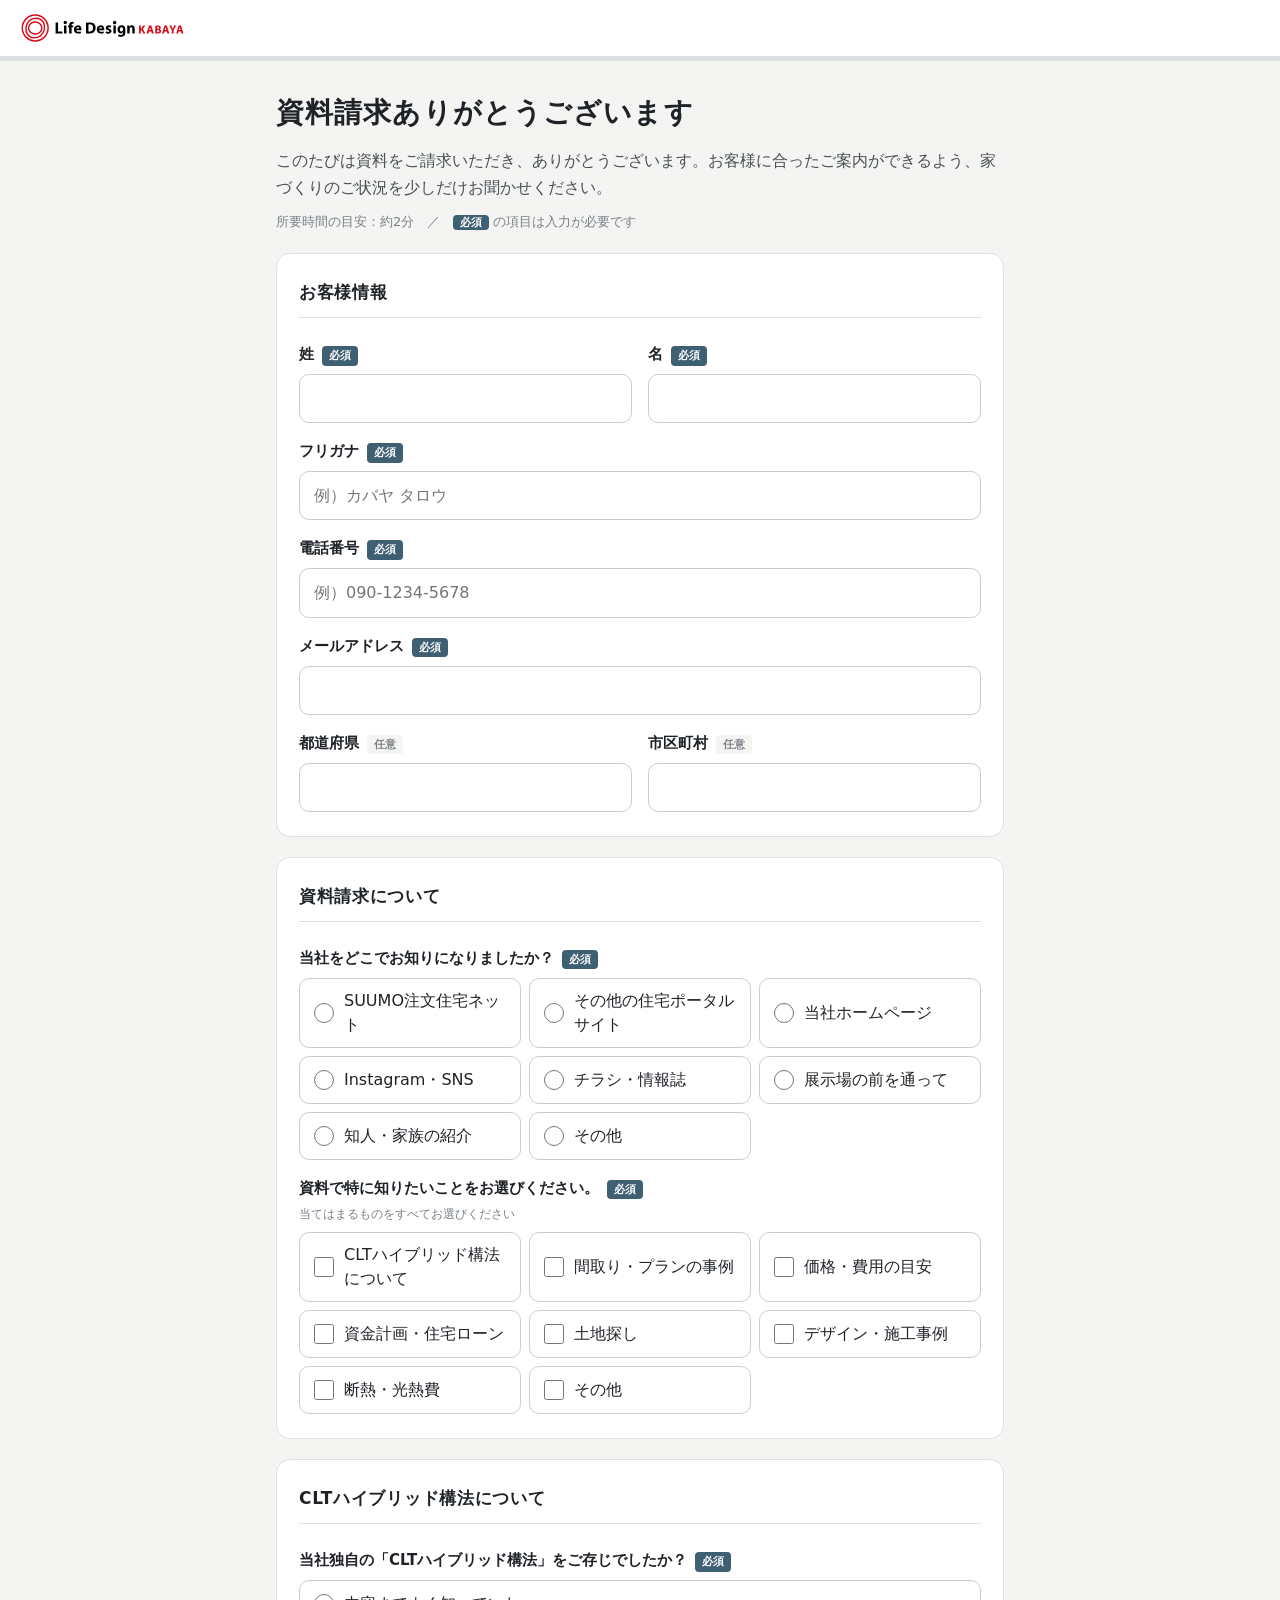
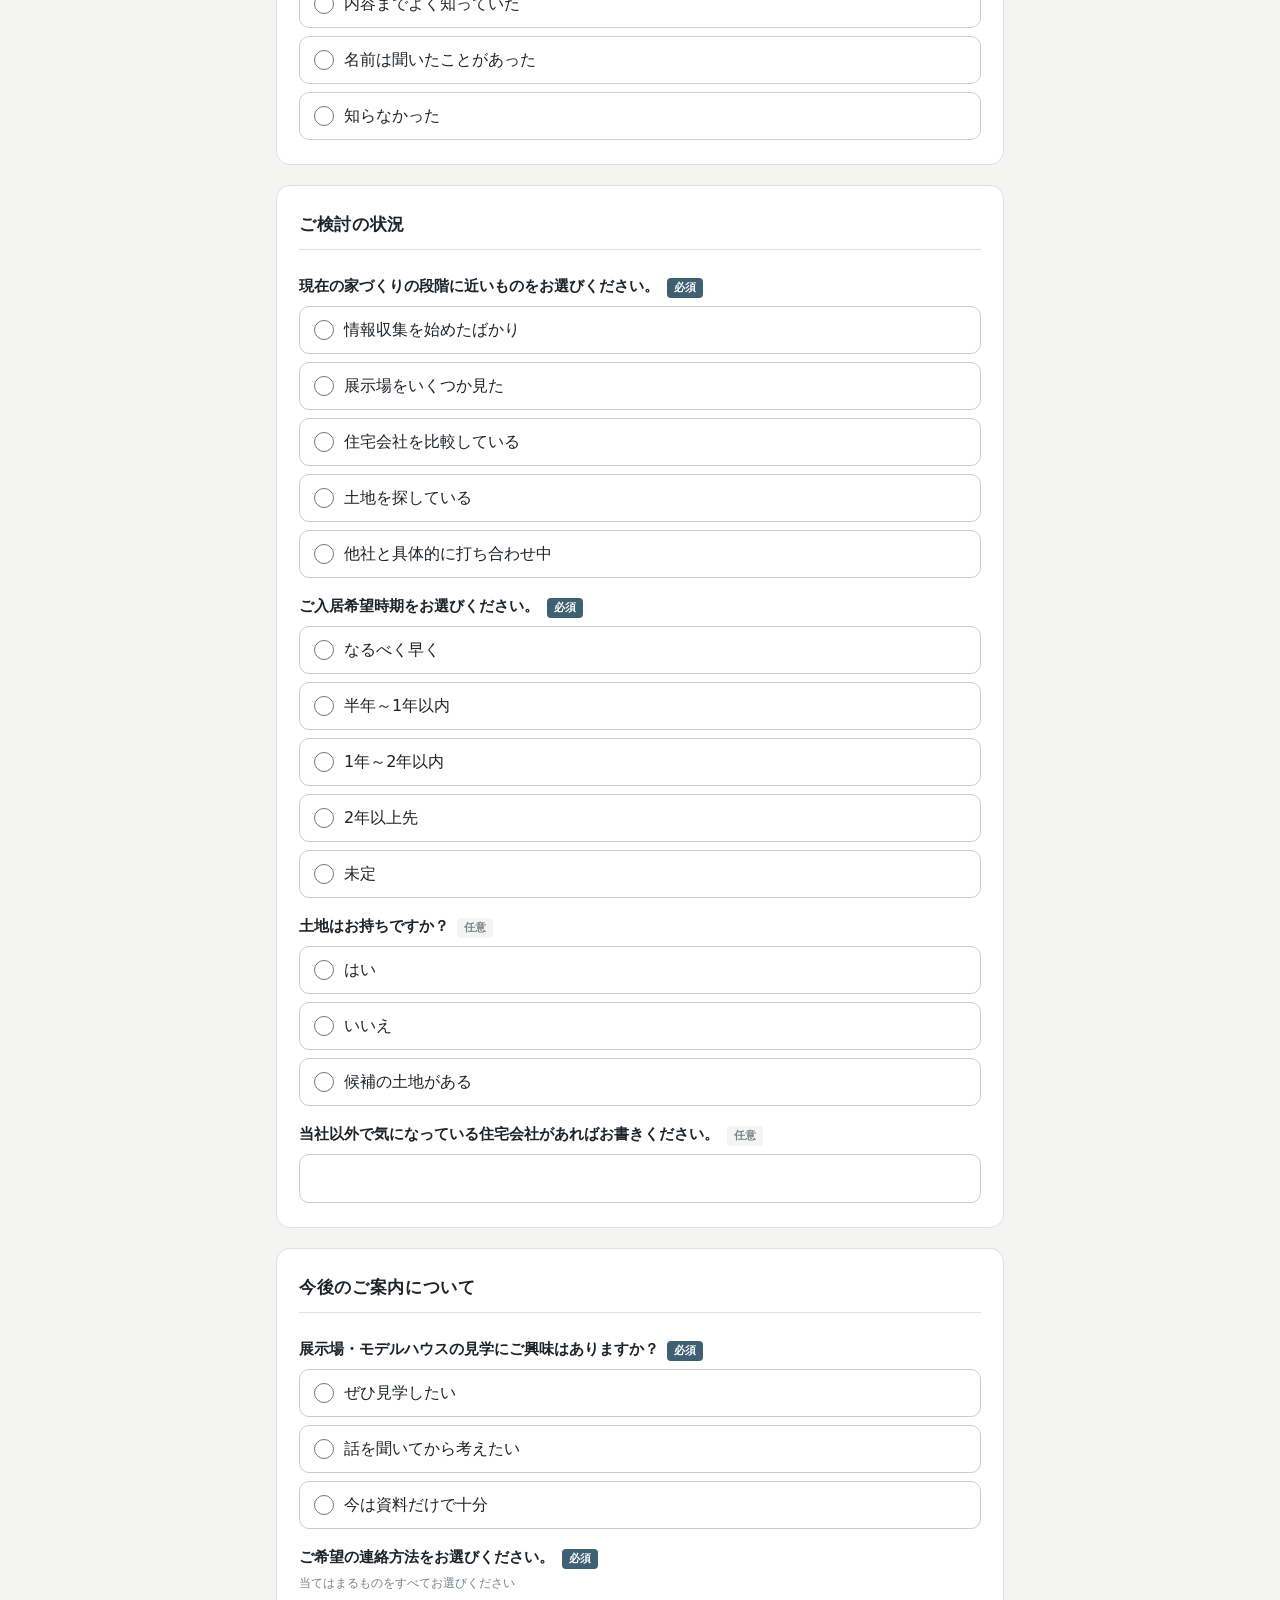
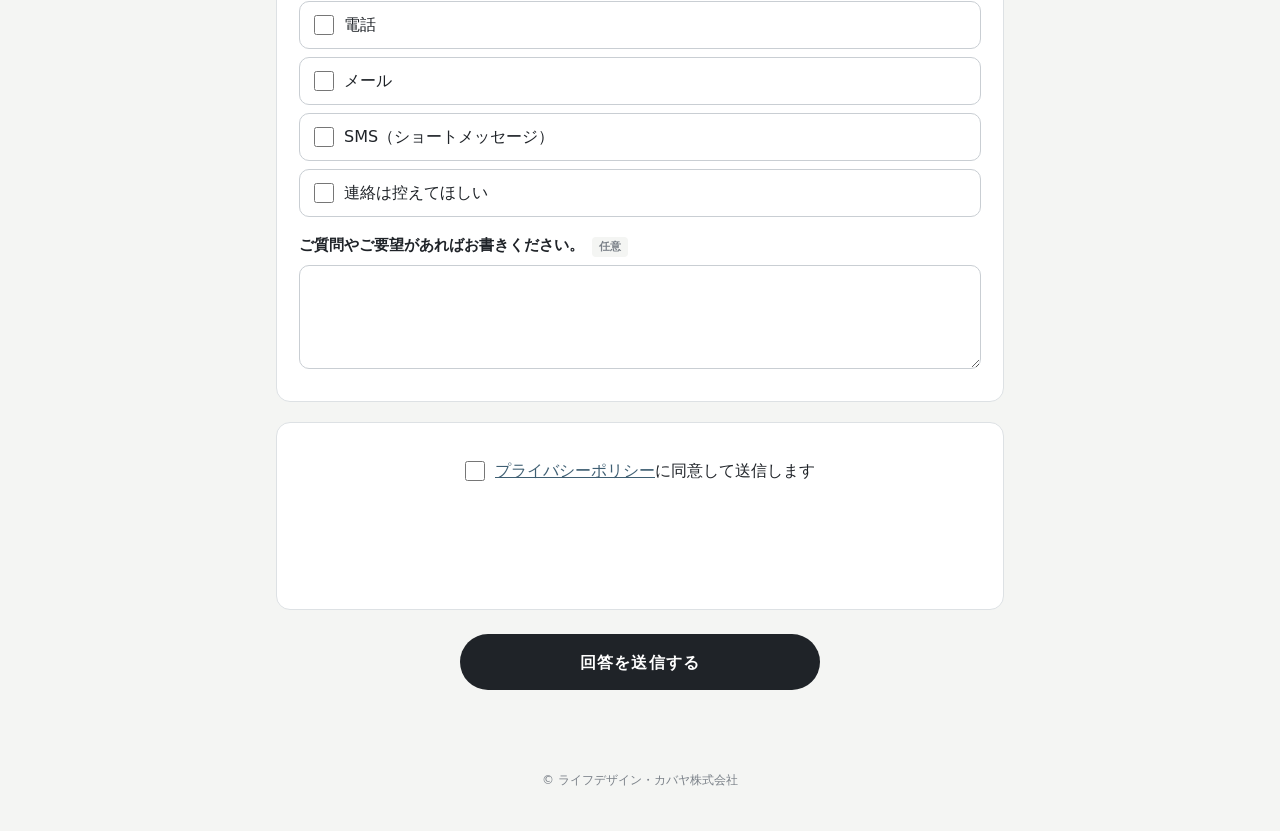
<file: is-pre.html>
<!doctype html>
<html lang="ja">
<head>
  <meta charset="utf-8">
  <meta name="viewport" content="width=device-width, initial-scale=1">
  <meta name="robots" content="noindex, nofollow">
  <meta name="referrer" content="strict-origin-when-cross-origin">
  <title>資料請求ありがとうございます｜ライフデザイン・カバヤ</title>
  <link rel="stylesheet" href="assets/style.css?v=202610191517">
  <script src="config.js?v=202610191517" defer></script>
  <script src="assets/surveys.js?v=202610191517" defer></script>
  <script src="assets/form.js?v=202610191517" defer></script>
</head>
<body data-survey="is_pre">
  <div id="app"><p style="padding:40px;text-align:center">読み込み中…</p></div>
  <noscript><p style="padding:40px;text-align:center">このアンケートには JavaScript が必要です。</p></noscript>
</body>
</html>
</file>
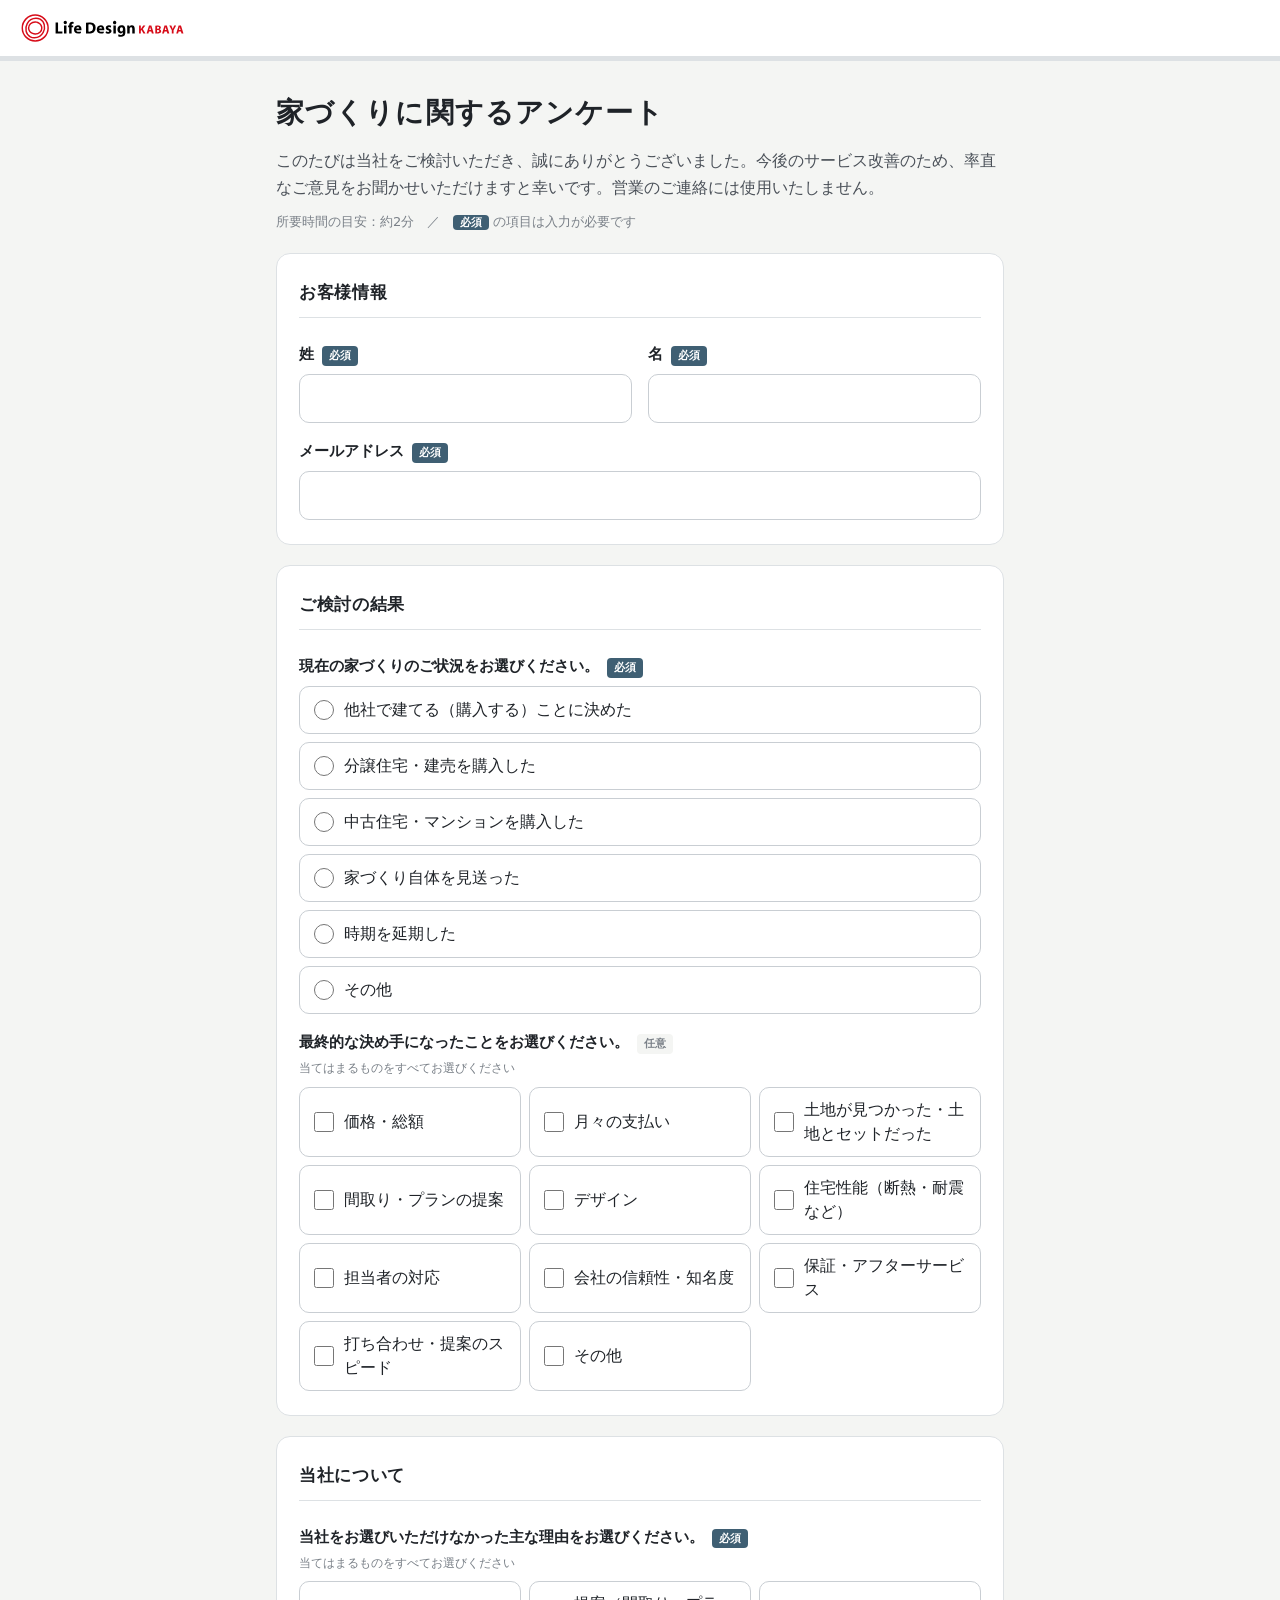
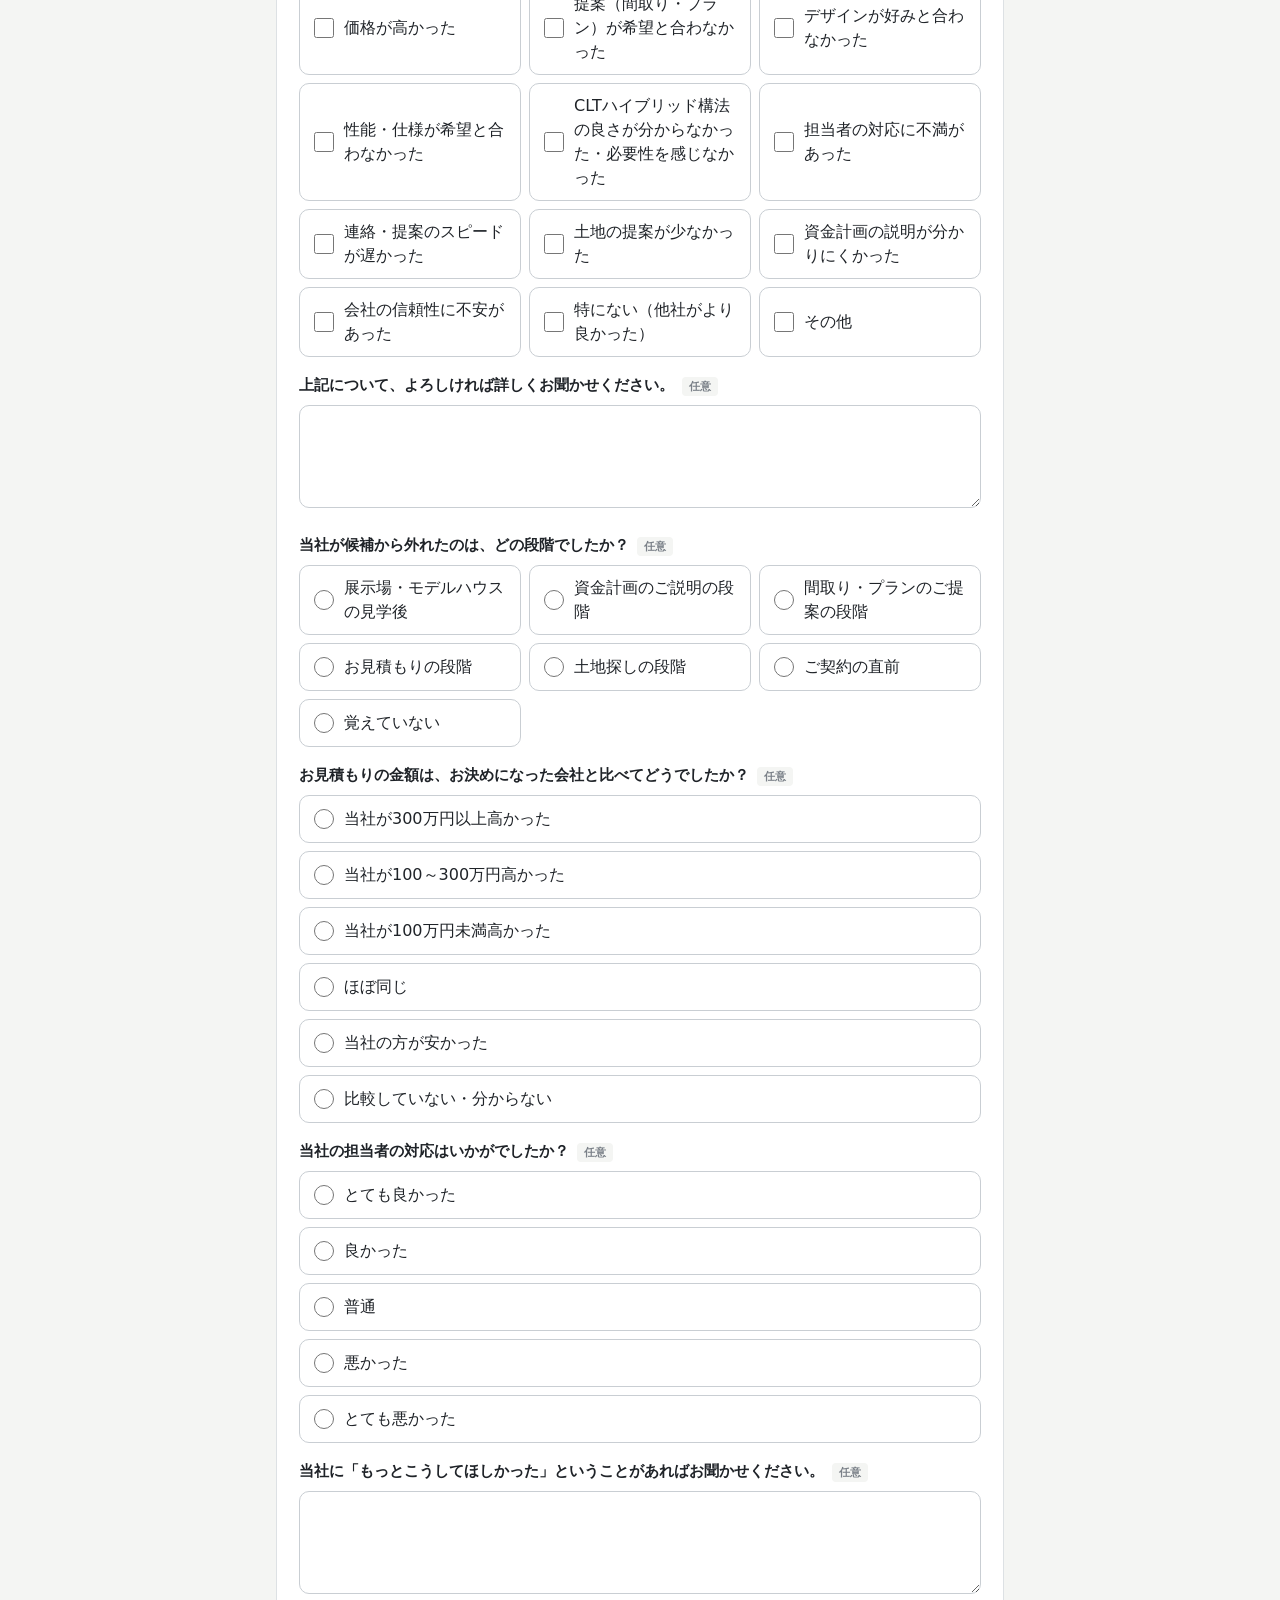
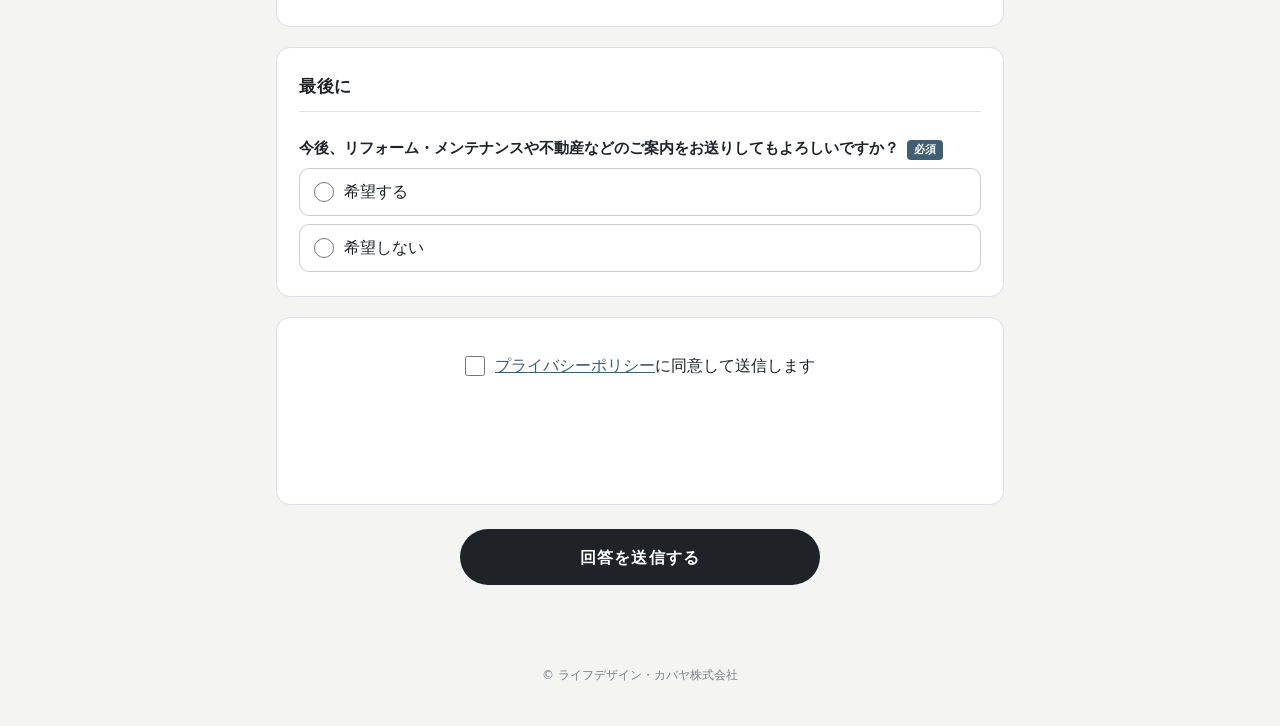
<file: lost.html>
<!doctype html>
<html lang="ja">
<head>
  <meta charset="utf-8">
  <meta name="viewport" content="width=device-width, initial-scale=1">
  <meta name="robots" content="noindex, nofollow">
  <meta name="referrer" content="strict-origin-when-cross-origin">
  <title>家づくりに関するアンケート｜ライフデザイン・カバヤ</title>
  <link rel="stylesheet" href="assets/style.css?v=202610191517">
  <script src="config.js?v=202610191517" defer></script>
  <script src="assets/surveys.js?v=202610191517" defer></script>
  <script src="assets/form.js?v=202610191517" defer></script>
</head>
<body data-survey="lost">
  <div id="app"><p style="padding:40px;text-align:center">読み込み中…</p></div>
  <noscript><p style="padding:40px;text-align:center">このアンケートには JavaScript が必要です。</p></noscript>
</body>
</html>
</file>
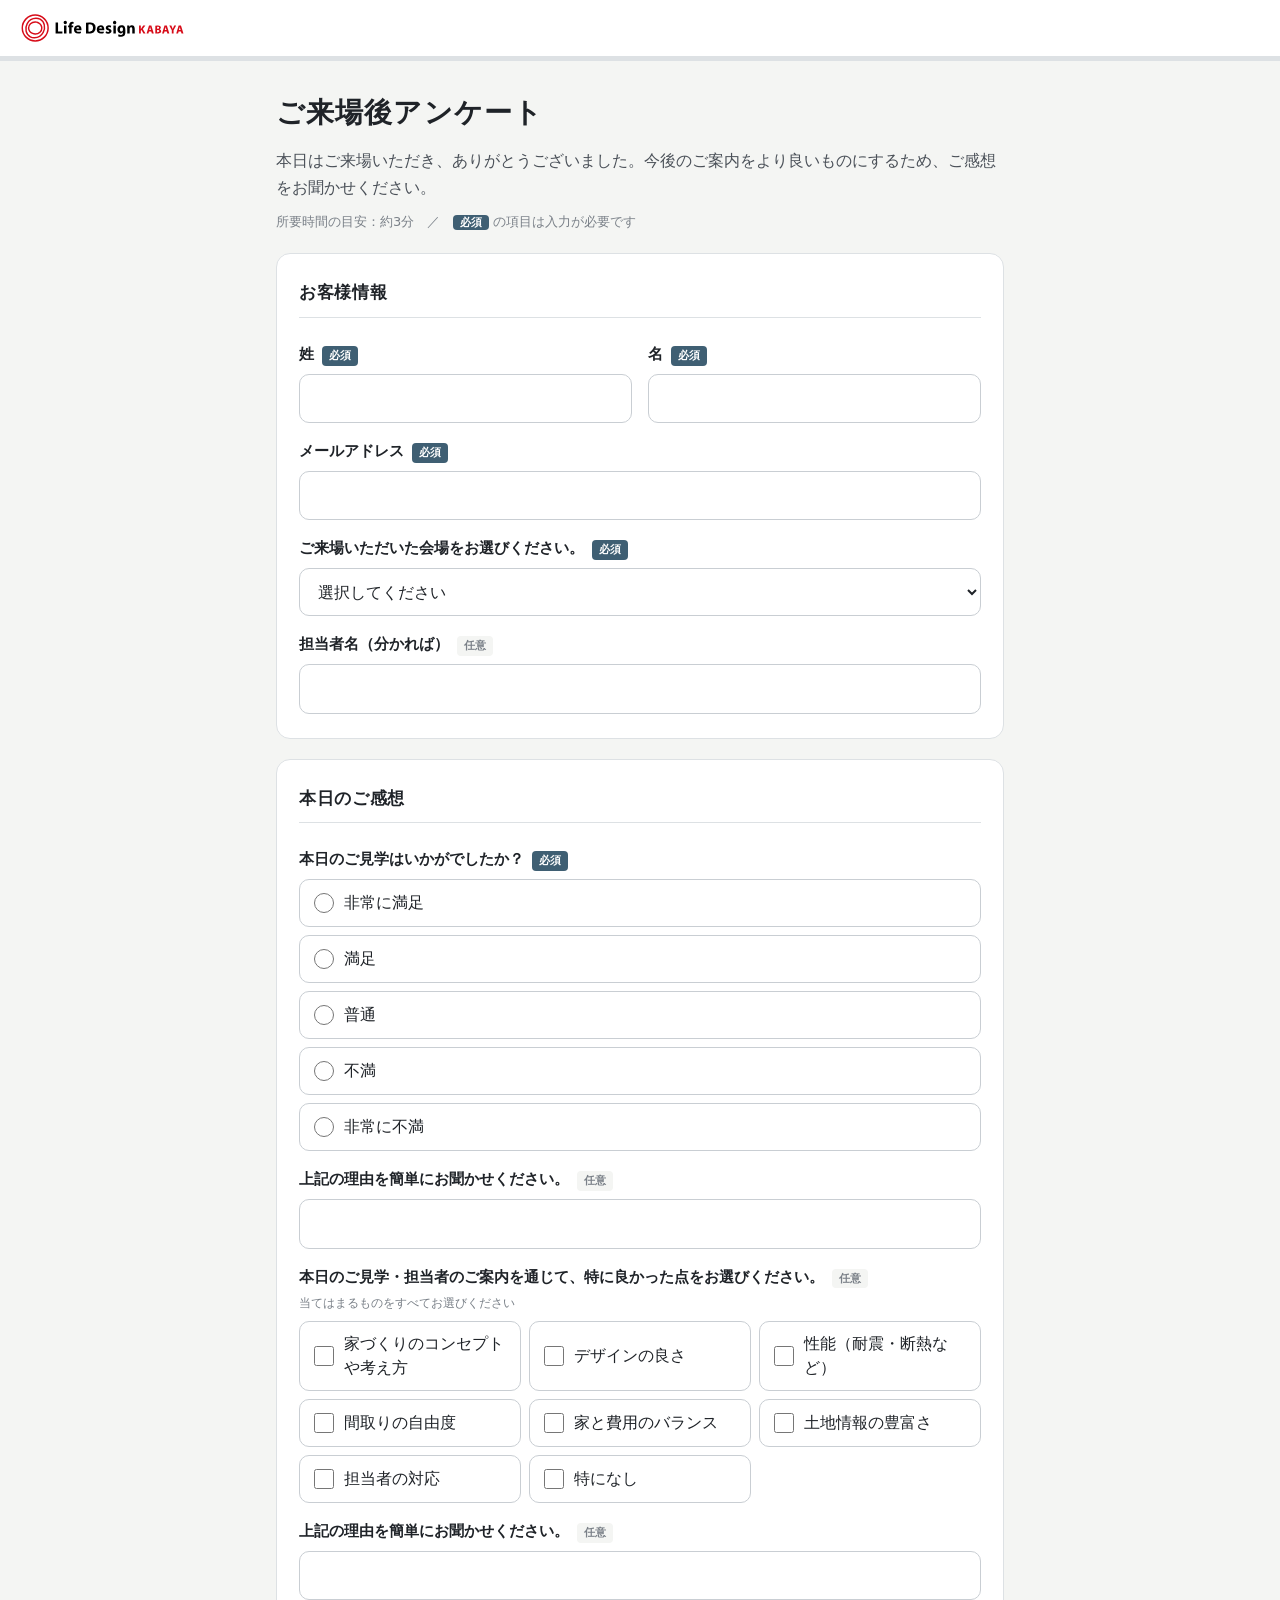
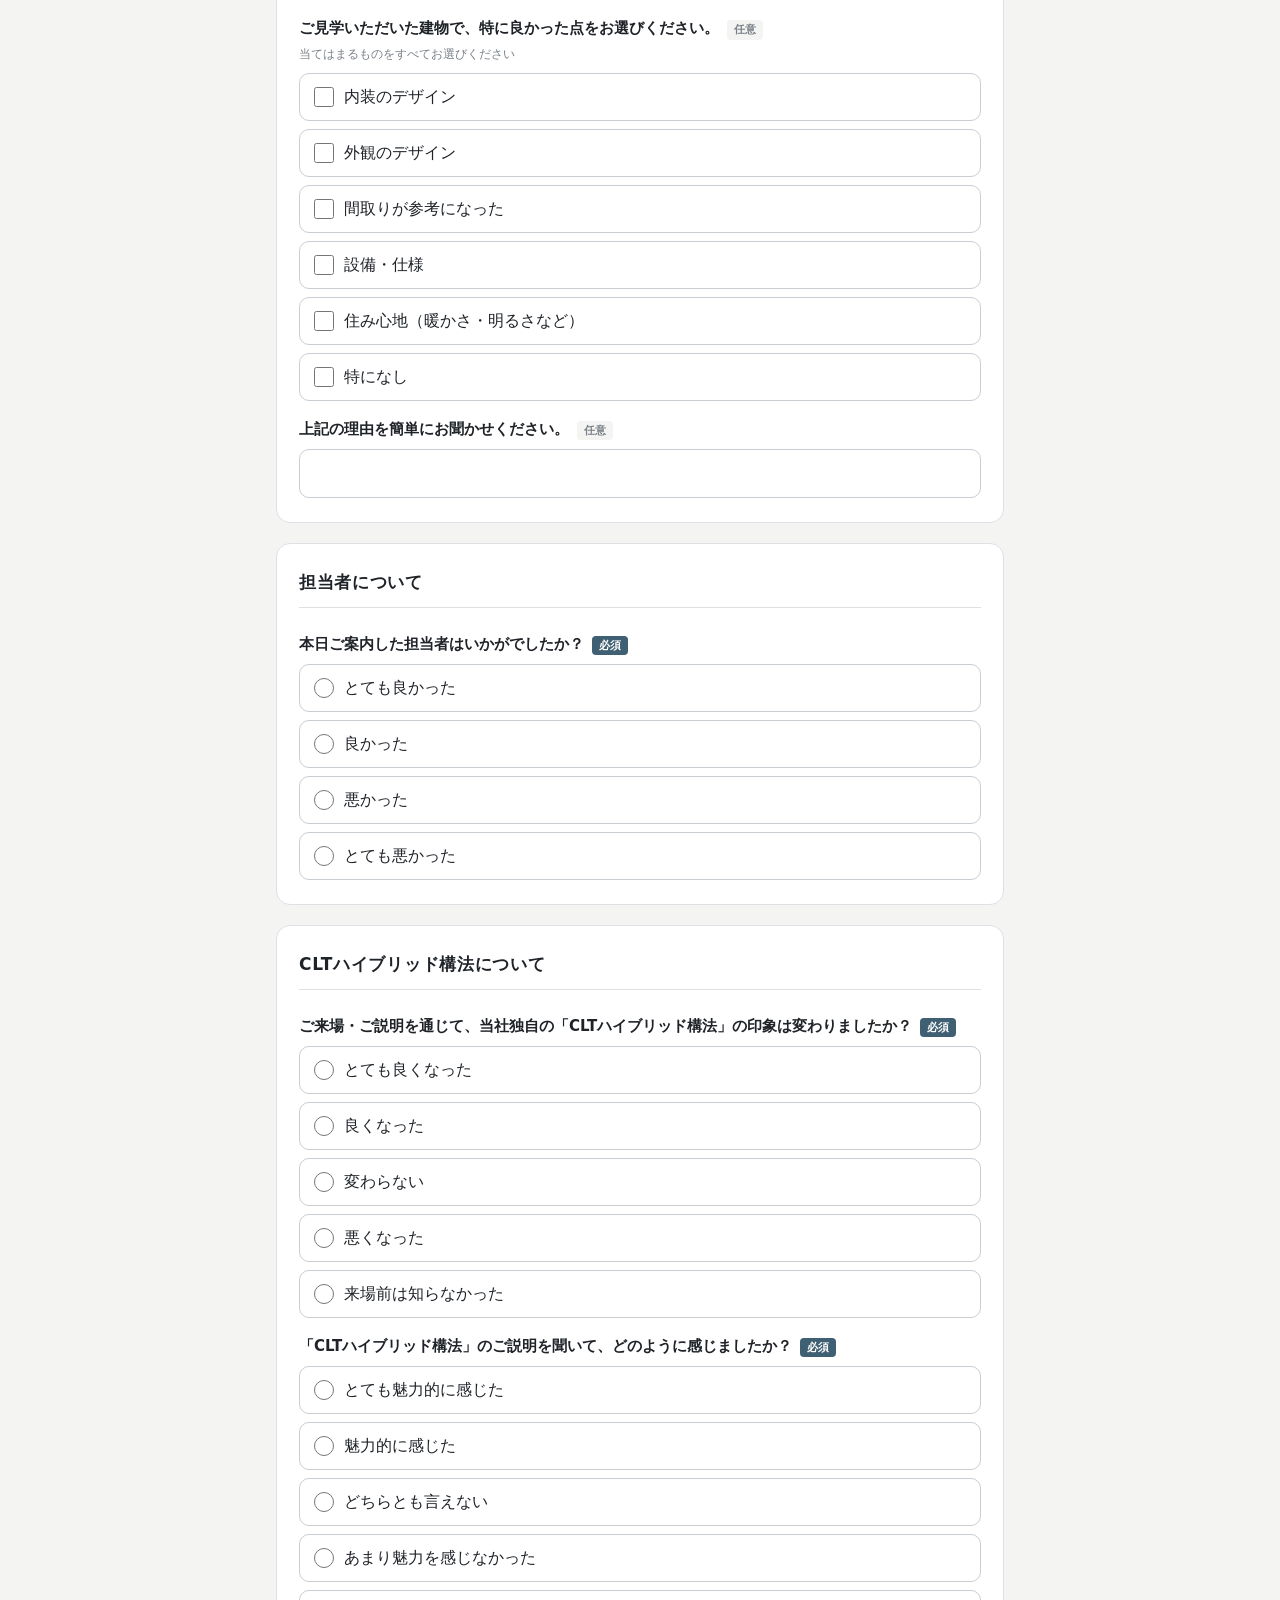
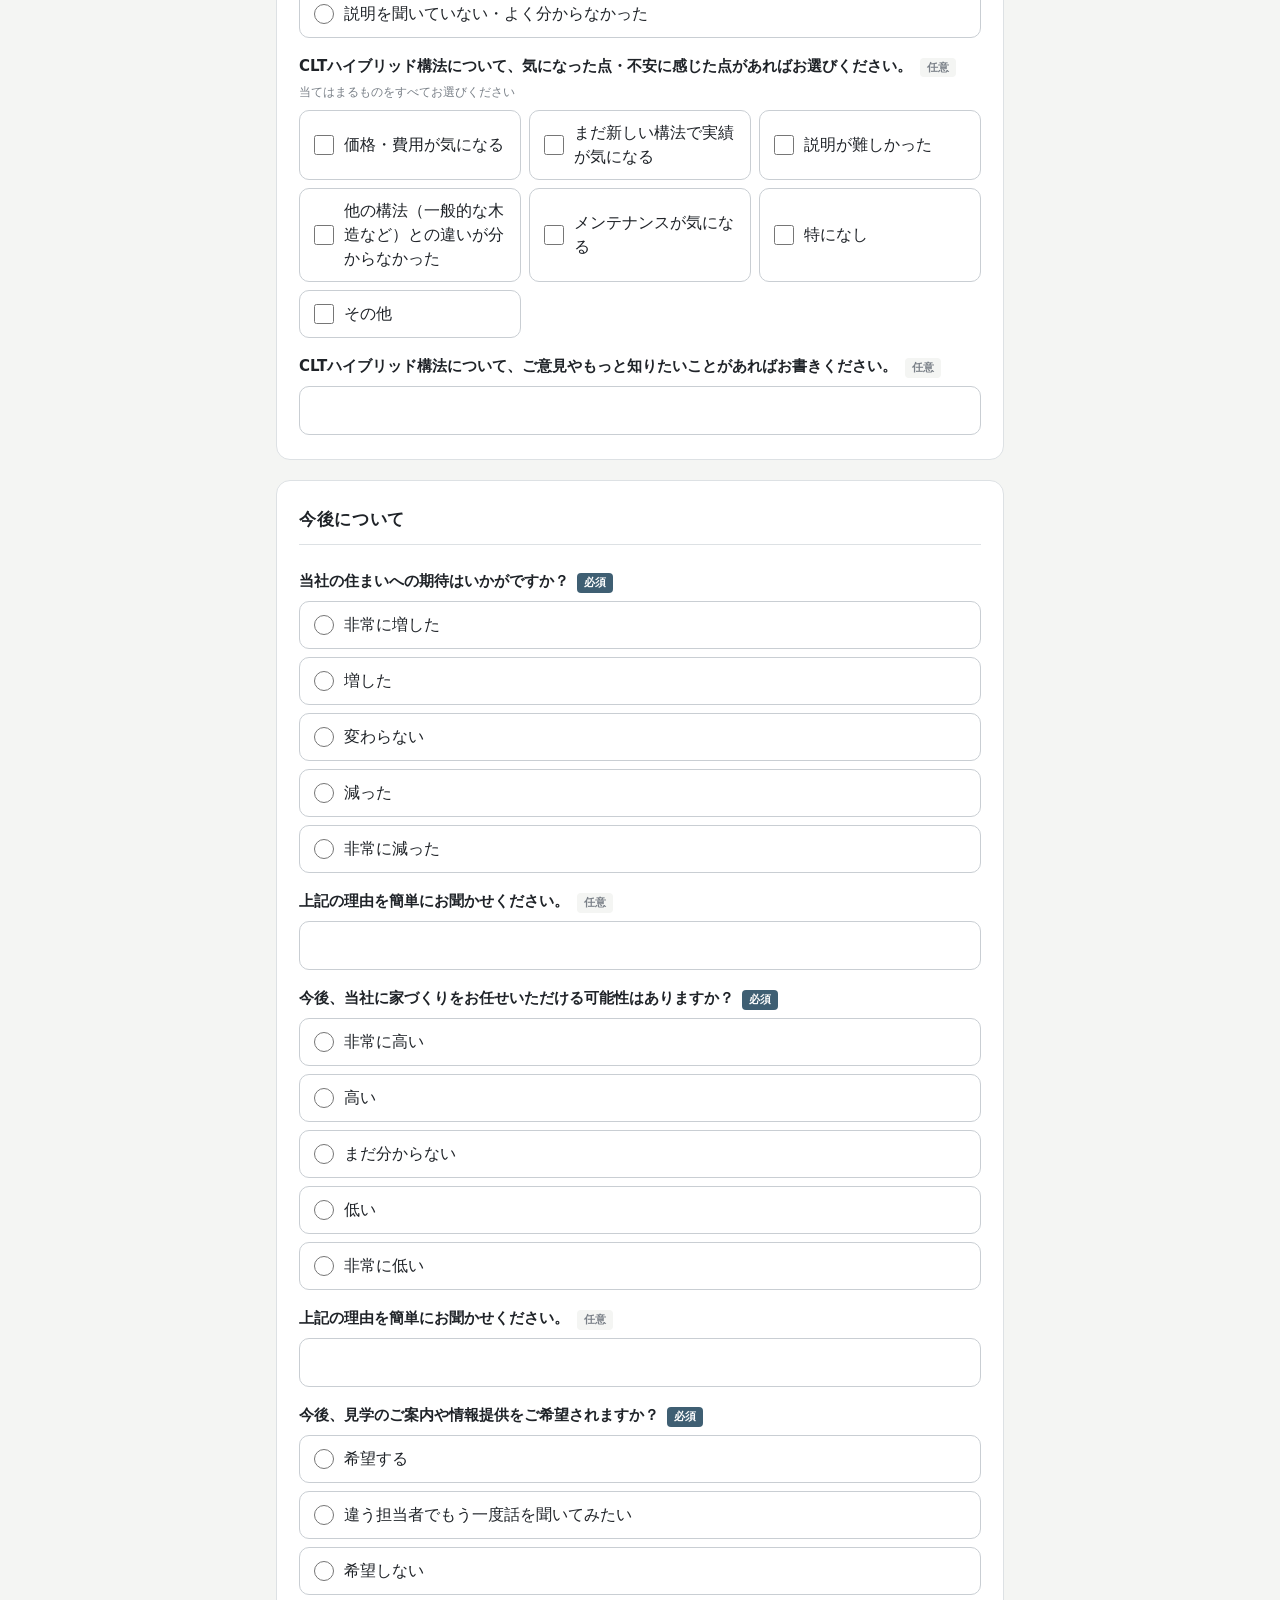
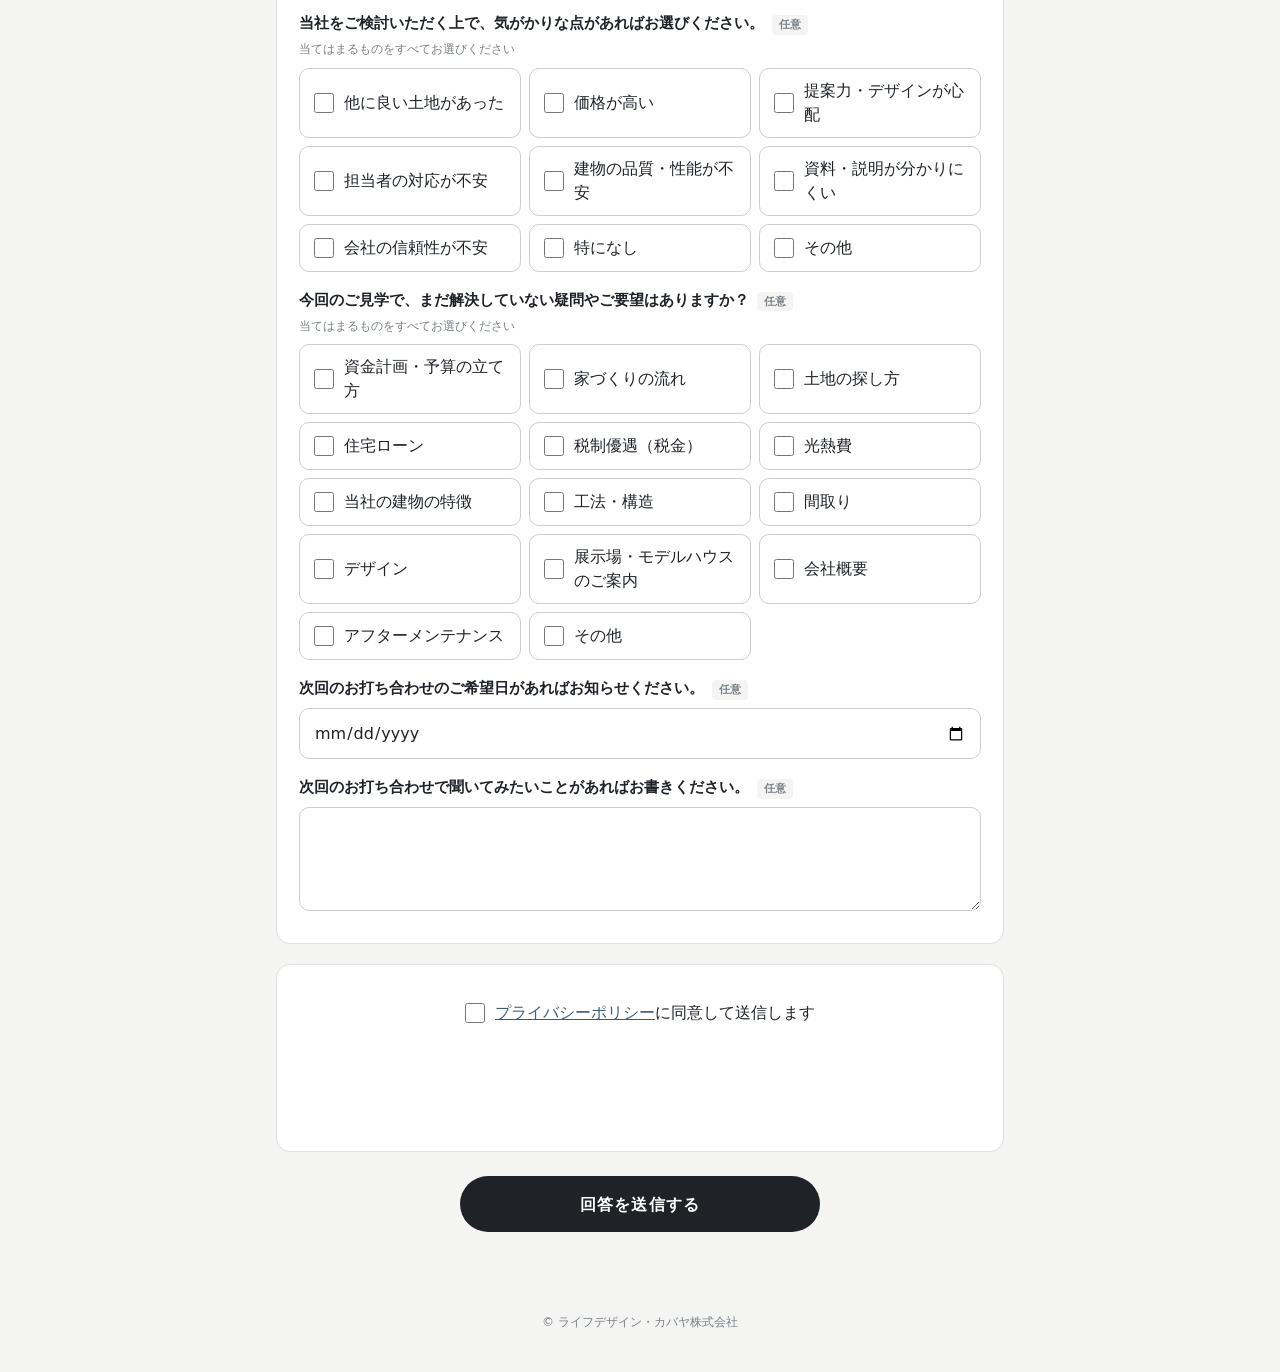
<file: post.html>
<!doctype html>
<html lang="ja">
<head>
  <meta charset="utf-8">
  <meta name="viewport" content="width=device-width, initial-scale=1">
  <meta name="robots" content="noindex, nofollow">
  <meta name="referrer" content="strict-origin-when-cross-origin">
  <title>ご来場後アンケート｜ライフデザイン・カバヤ</title>
  <link rel="stylesheet" href="assets/style.css?v=202610191517">
  <script src="config.js?v=202610191517" defer></script>
  <script src="assets/surveys.js?v=202610191517" defer></script>
  <script src="assets/form.js?v=202610191517" defer></script>
</head>
<body data-survey="post">
  <div id="app"><p style="padding:40px;text-align:center">読み込み中…</p></div>
  <noscript><p style="padding:40px;text-align:center">このアンケートには JavaScript が必要です。</p></noscript>
</body>
</html>
</file>
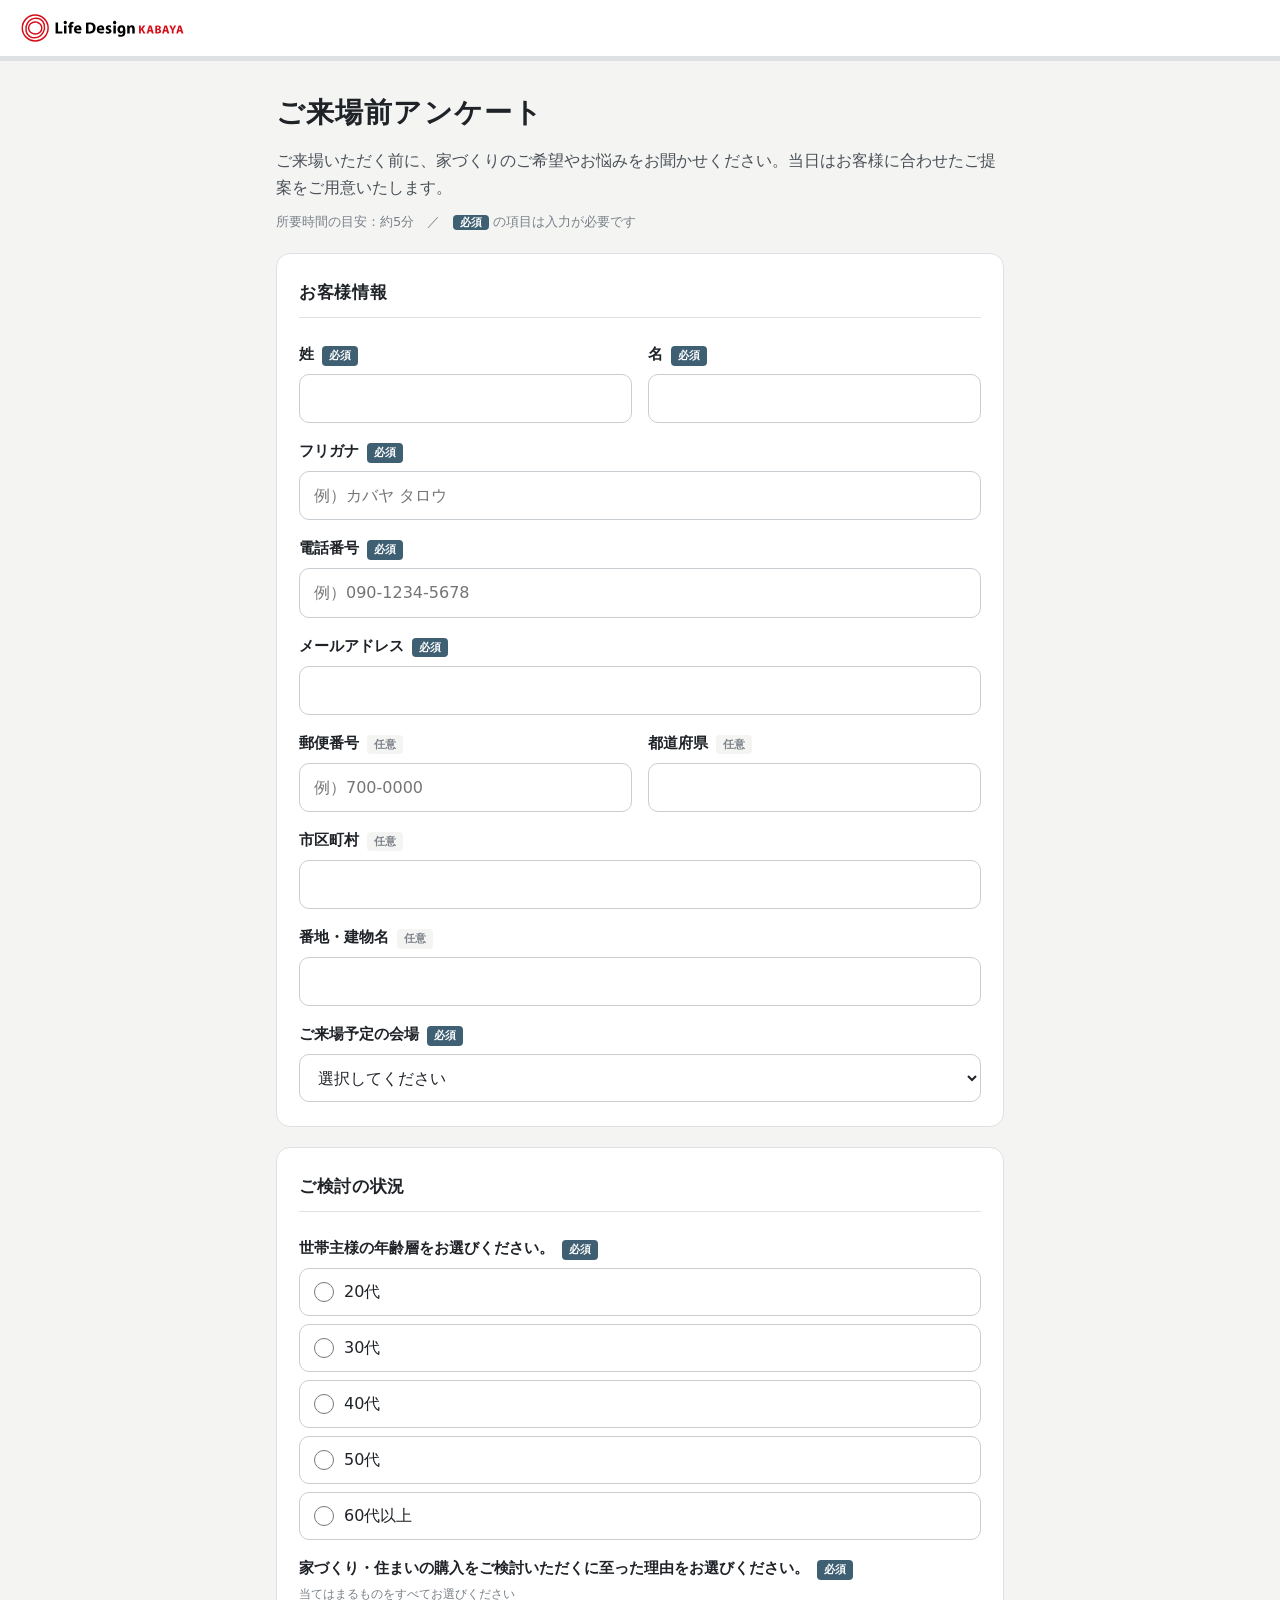
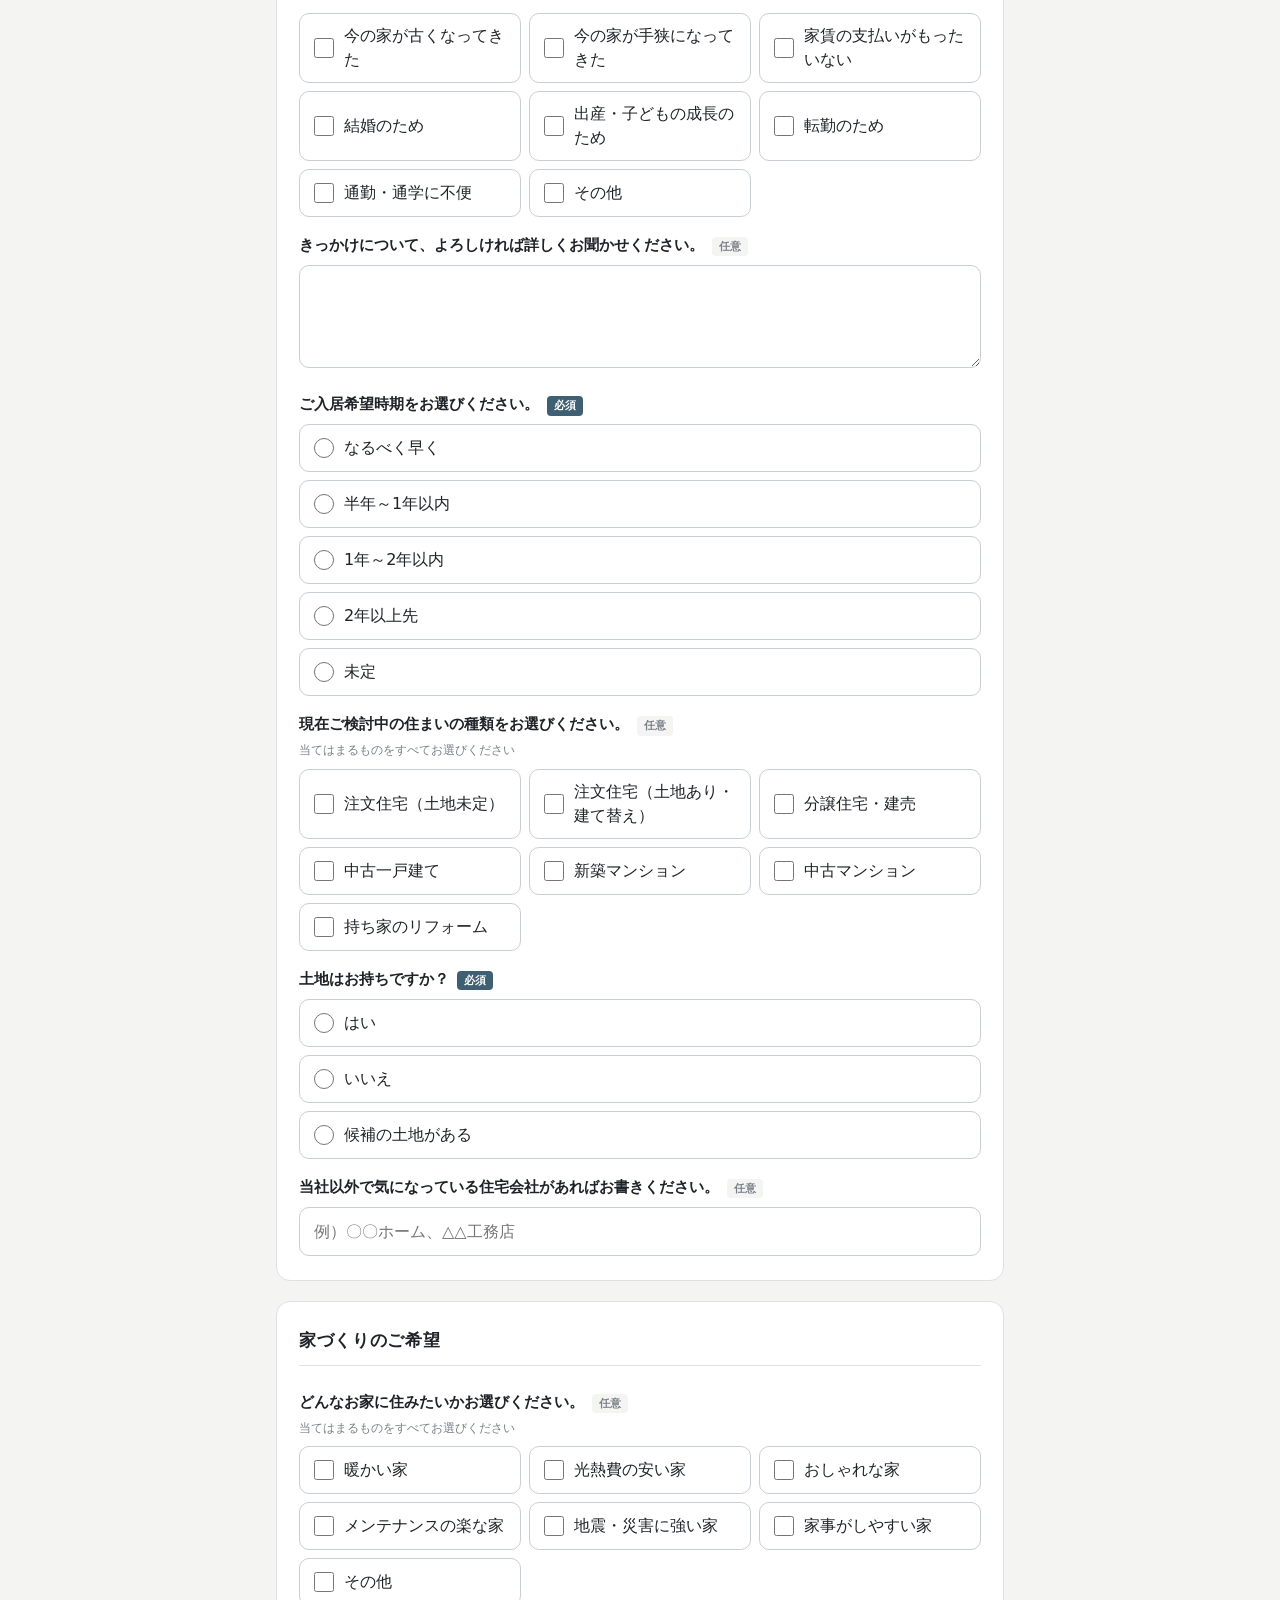
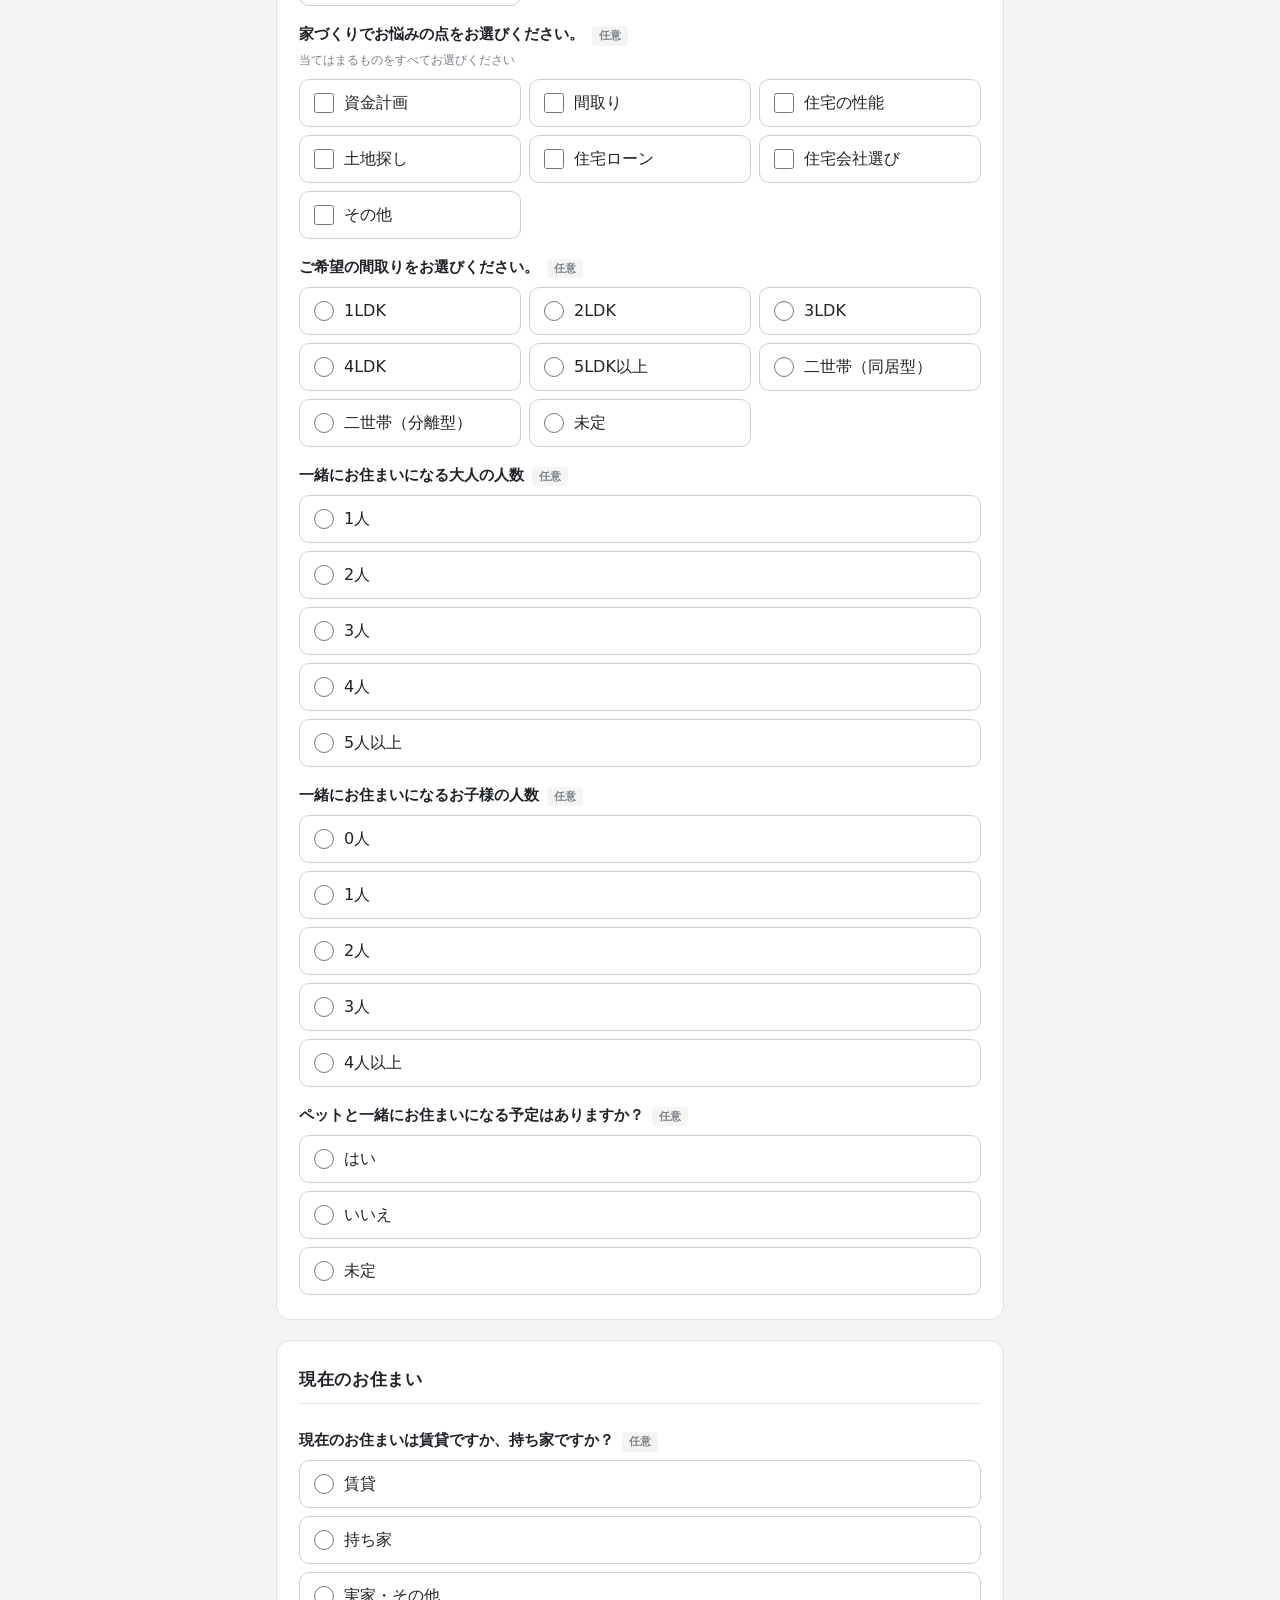
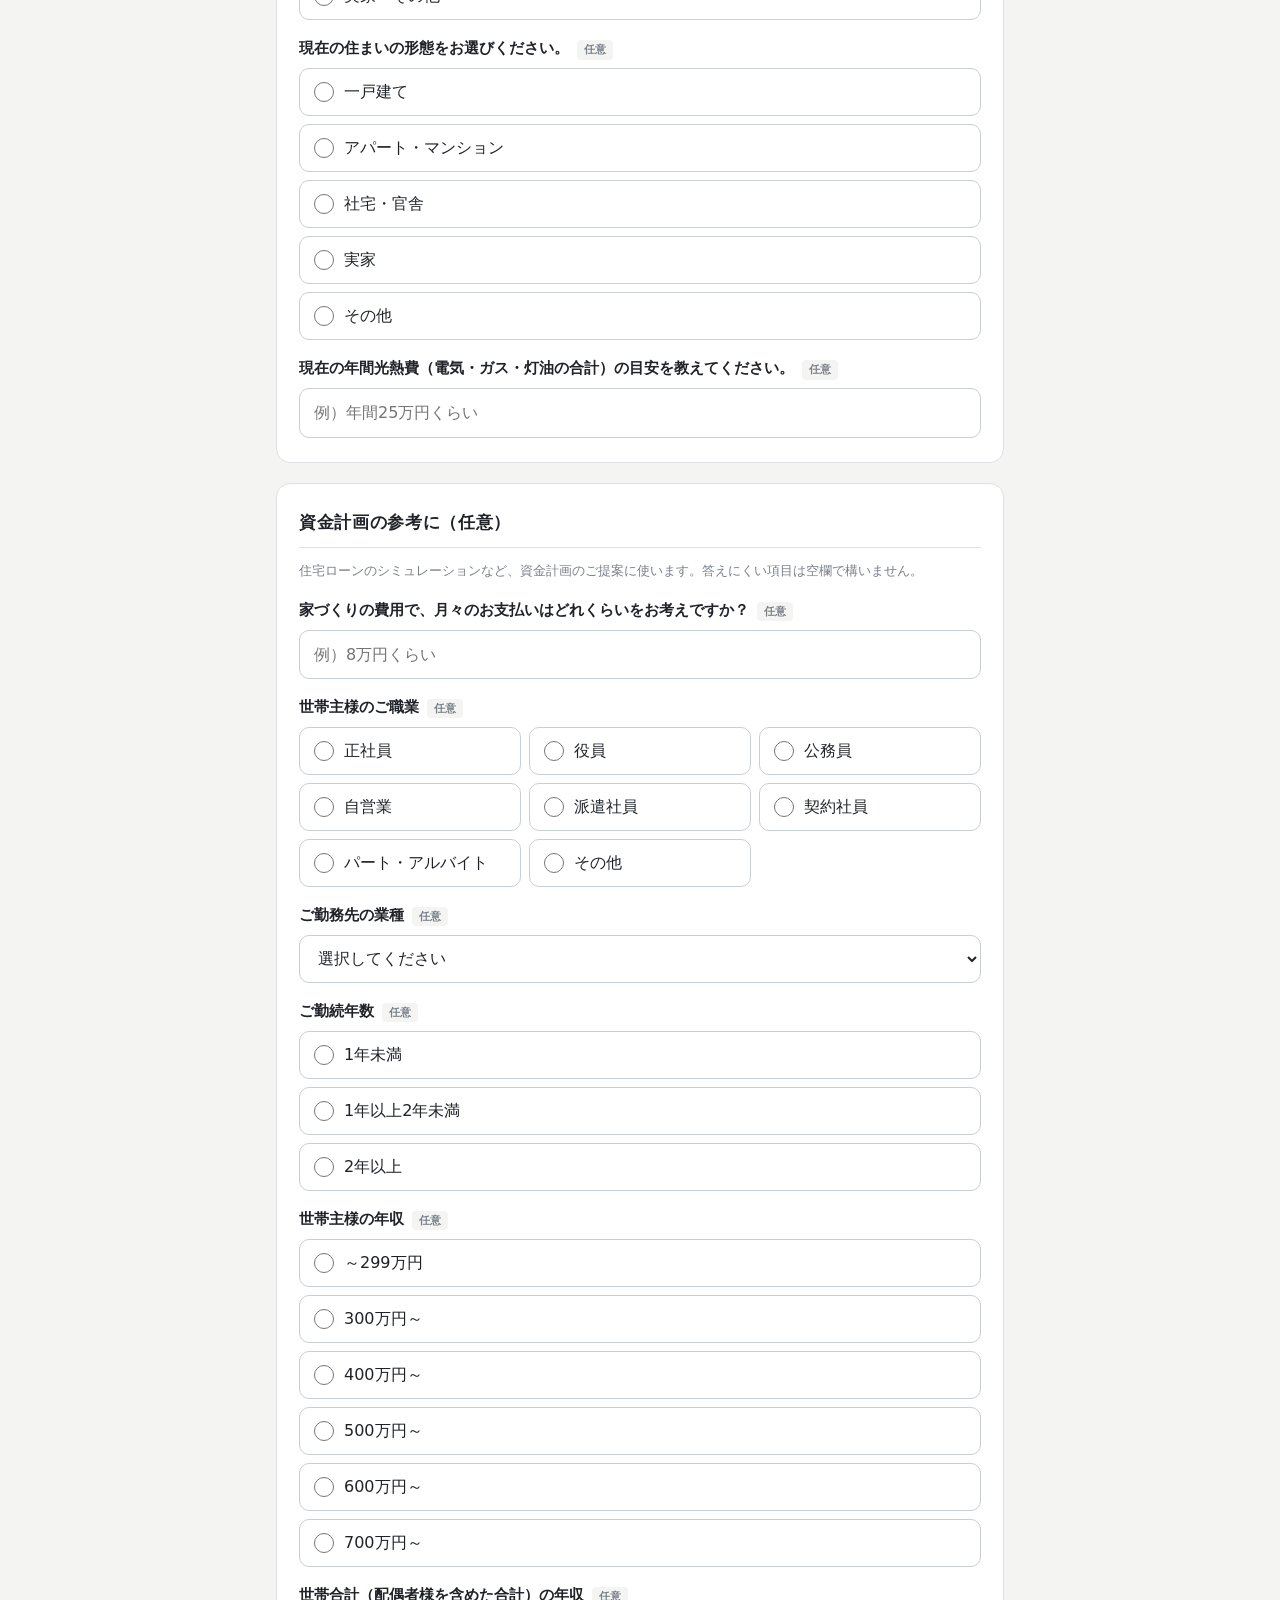
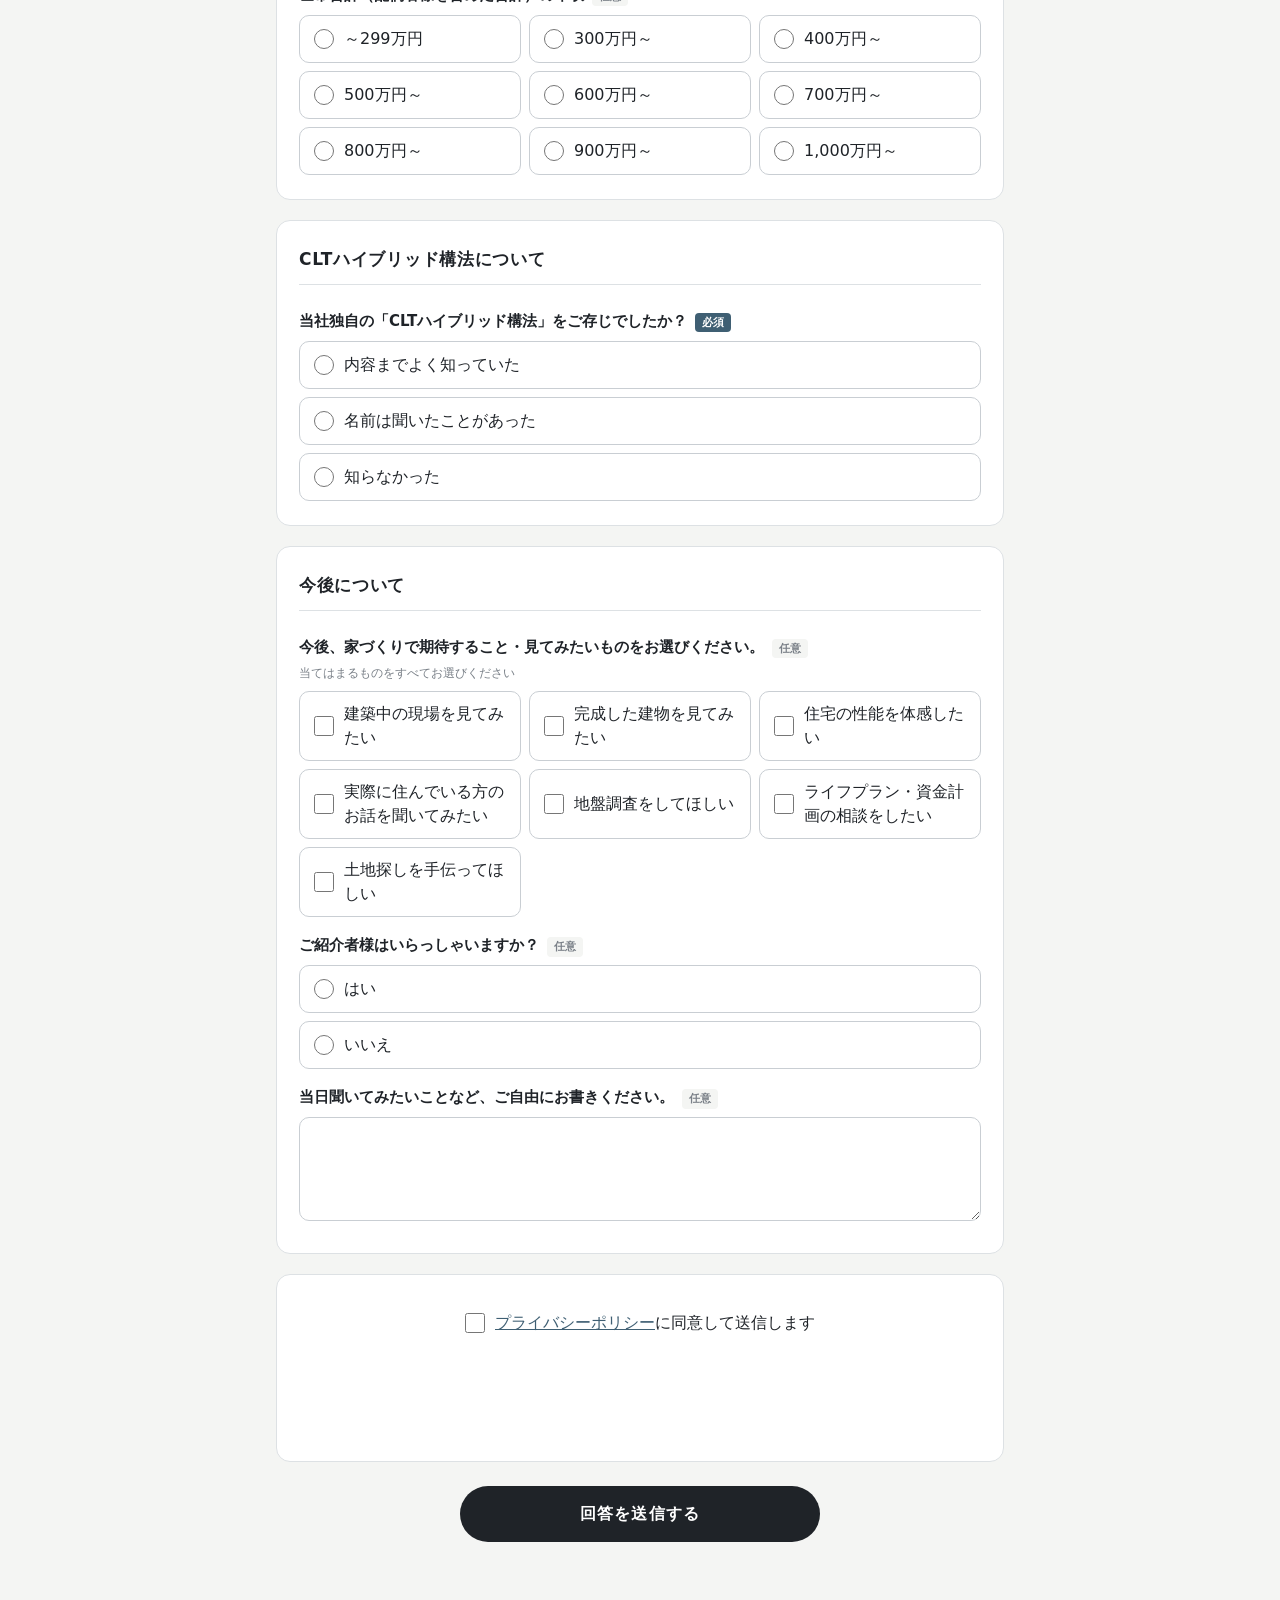
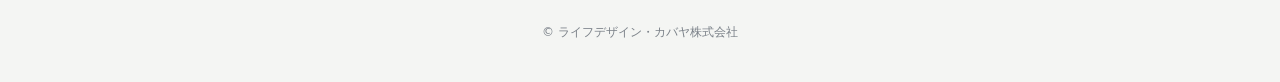
<file: pre.html>
<!doctype html>
<html lang="ja">
<head>
  <meta charset="utf-8">
  <meta name="viewport" content="width=device-width, initial-scale=1">
  <meta name="robots" content="noindex, nofollow">
  <meta name="referrer" content="strict-origin-when-cross-origin">
  <title>ご来場前アンケート｜ライフデザイン・カバヤ</title>
  <link rel="stylesheet" href="assets/style.css?v=202610191517">
  <script src="config.js?v=202610191517" defer></script>
  <script src="assets/surveys.js?v=202610191517" defer></script>
  <script src="assets/form.js?v=202610191517" defer></script>
</head>
<body data-survey="pre">
  <div id="app"><p style="padding:40px;text-align:center">読み込み中…</p></div>
  <noscript><p style="padding:40px;text-align:center">このアンケートには JavaScript が必要です。</p></noscript>
</body>
</html>
</file>
<file: assets/style.css>
/* ライフデザイン・カバヤ 来場アンケート（サイトの落ち着いたチャコール×ブルーグレーに合わせる） */
:root {
  --ink: #1f2328;
  --ink-2: #4a5058;
  --muted: #7a8088;
  --line: #dde1e4;
  --bg: #f4f5f3;
  --card: #ffffff;
  --accent: #3f5f73;
  --accent-soft: #e8eff3;
  --error: #b42318;
  --radius: 14px;
  color-scheme: light;
}
* { box-sizing: border-box; }
html { -webkit-text-size-adjust: 100%; }
body {
  margin: 0;
  background: var(--bg);
  color: var(--ink);
  font-family: "Hiragino Sans", "Hiragino Kaku Gothic ProN", "Yu Gothic UI", "Meiryo", system-ui, sans-serif;
  font-size: 16px;
  line-height: 1.7;
}
[hidden] { display: none !important; }

.site-header {
  display: flex;
  align-items: center;
  padding: 14px 20px;
  background: var(--card);
  border-bottom: 1px solid var(--line);
}
.logo { height: 28px; width: auto; }
.progress { position: sticky; top: 0; z-index: 5; height: 4px; background: var(--line); }
.progress__bar { height: 100%; width: 0; background: var(--accent); transition: width .3s ease; }

.container { max-width: 760px; margin: 0 auto; padding: 28px 16px 56px; }
.intro h1 { margin: 0; font-size: clamp(22px, 5vw, 28px); letter-spacing: .04em; }
.intro p { margin: 10px 0 0; color: var(--ink-2); }
.intro .meta { font-size: 13px; color: var(--muted); }
.demo-note { display: inline-block; margin-top: 12px !important; padding: 6px 12px; border-radius: 8px; background: #fff4e5; color: #8a5300 !important; font-size: 13px; }

.card {
  margin-top: 20px;
  padding: 24px 22px;
  background: var(--card);
  border: 1px solid var(--line);
  border-radius: var(--radius);
  display: flex;
  flex-wrap: wrap;
  gap: 0 16px;
}
.card h2 {
  flex-basis: 100%;
  margin: 0 0 8px;
  padding-bottom: 10px;
  border-bottom: 1px solid var(--line);
  font-size: 17px;
  letter-spacing: .04em;
}
.card > .note { flex-basis: 100%; margin: 4px 0 0; font-size: 13px; color: var(--muted); }

.field { flex: 1 1 100%; min-width: 0; margin: 16px 0 0; padding: 0; border: 0; }
.field--half { flex-basis: calc(50% - 8px); }
.label { display: flex; align-items: baseline; gap: 8px; margin-bottom: 8px; padding: 0; font-weight: 700; font-size: 15px; line-height: 1.6; }
.req, .opt { flex-shrink: 0; padding: 1px 7px; border-radius: 4px; font-size: 11px; font-weight: 700; line-height: 1.6; }
.req { background: var(--accent); color: #fff; }
.opt { background: var(--bg); color: var(--muted); }
.hint { margin: -4px 0 8px; font-size: 12px; color: var(--muted); }

input[type="text"], input[type="email"], input[type="tel"], input[type="date"], input[type="number"], select, textarea {
  width: 100%;
  min-height: 48px;
  padding: 10px 14px;
  border: 1px solid #c9ced3;
  border-radius: 10px;
  background: #fff;
  color: var(--ink);
  font: inherit;
}
textarea { resize: vertical; }
input:focus, select:focus, textarea:focus { outline: 3px solid rgba(63, 95, 115, .25); border-color: var(--accent); }

.choices { display: grid; gap: 8px; }
.choices--grid { grid-template-columns: repeat(auto-fill, minmax(220px, 1fr)); }
.choice {
  display: flex;
  align-items: center;
  gap: 10px;
  min-height: 48px;
  padding: 10px 14px;
  border: 1px solid #c9ced3;
  border-radius: 10px;
  background: #fff;
  cursor: pointer;
  line-height: 1.5;
}
.choice input { flex-shrink: 0; width: 20px; height: 20px; margin: 0; accent-color: var(--accent); }
.choice:has(input:checked) { border-color: var(--accent); background: var(--accent-soft); }
.choice:has(input:focus-visible) { outline: 3px solid rgba(63, 95, 115, .3); }

.has-error input, .has-error select, .has-error textarea, .has-error .choice { border-color: var(--error); }
.error { min-height: 0; margin: 6px 0 0; color: var(--error); font-size: 13px; }
.error:empty { display: none; }

.card--agree { justify-content: center; text-align: center; }
.choice--agree { border: 0; background: none; justify-content: center; }
.choice--agree a { color: var(--accent); }
.captcha { display: flex; justify-content: center; flex-basis: 100%; margin-top: 12px; min-height: 78px; }

.actions { margin-top: 24px; text-align: center; }
.submit {
  width: min(100%, 360px);
  min-height: 56px;
  border: 0;
  border-radius: 999px;
  background: var(--ink);
  color: #fff;
  font: inherit;
  font-weight: 700;
  letter-spacing: .08em;
  cursor: pointer;
}
.submit:hover { background: #33393f; }
.submit:disabled { opacity: .6; cursor: default; }

.thanks { padding: 40px 0 8px; text-align: center; }
.demo-output { width: 100%; max-height: 420px; overflow: auto; margin: 8px 0 0; padding: 14px; background: var(--bg); border-radius: 10px; font-size: 12px; white-space: pre-wrap; }

.site-footer { padding: 24px 16px 40px; text-align: center; font-size: 12px; color: var(--muted); }

@media (max-width: 560px) {
  .field--half { flex-basis: 100%; }
  .card { padding: 20px 16px; }
}
</file>
